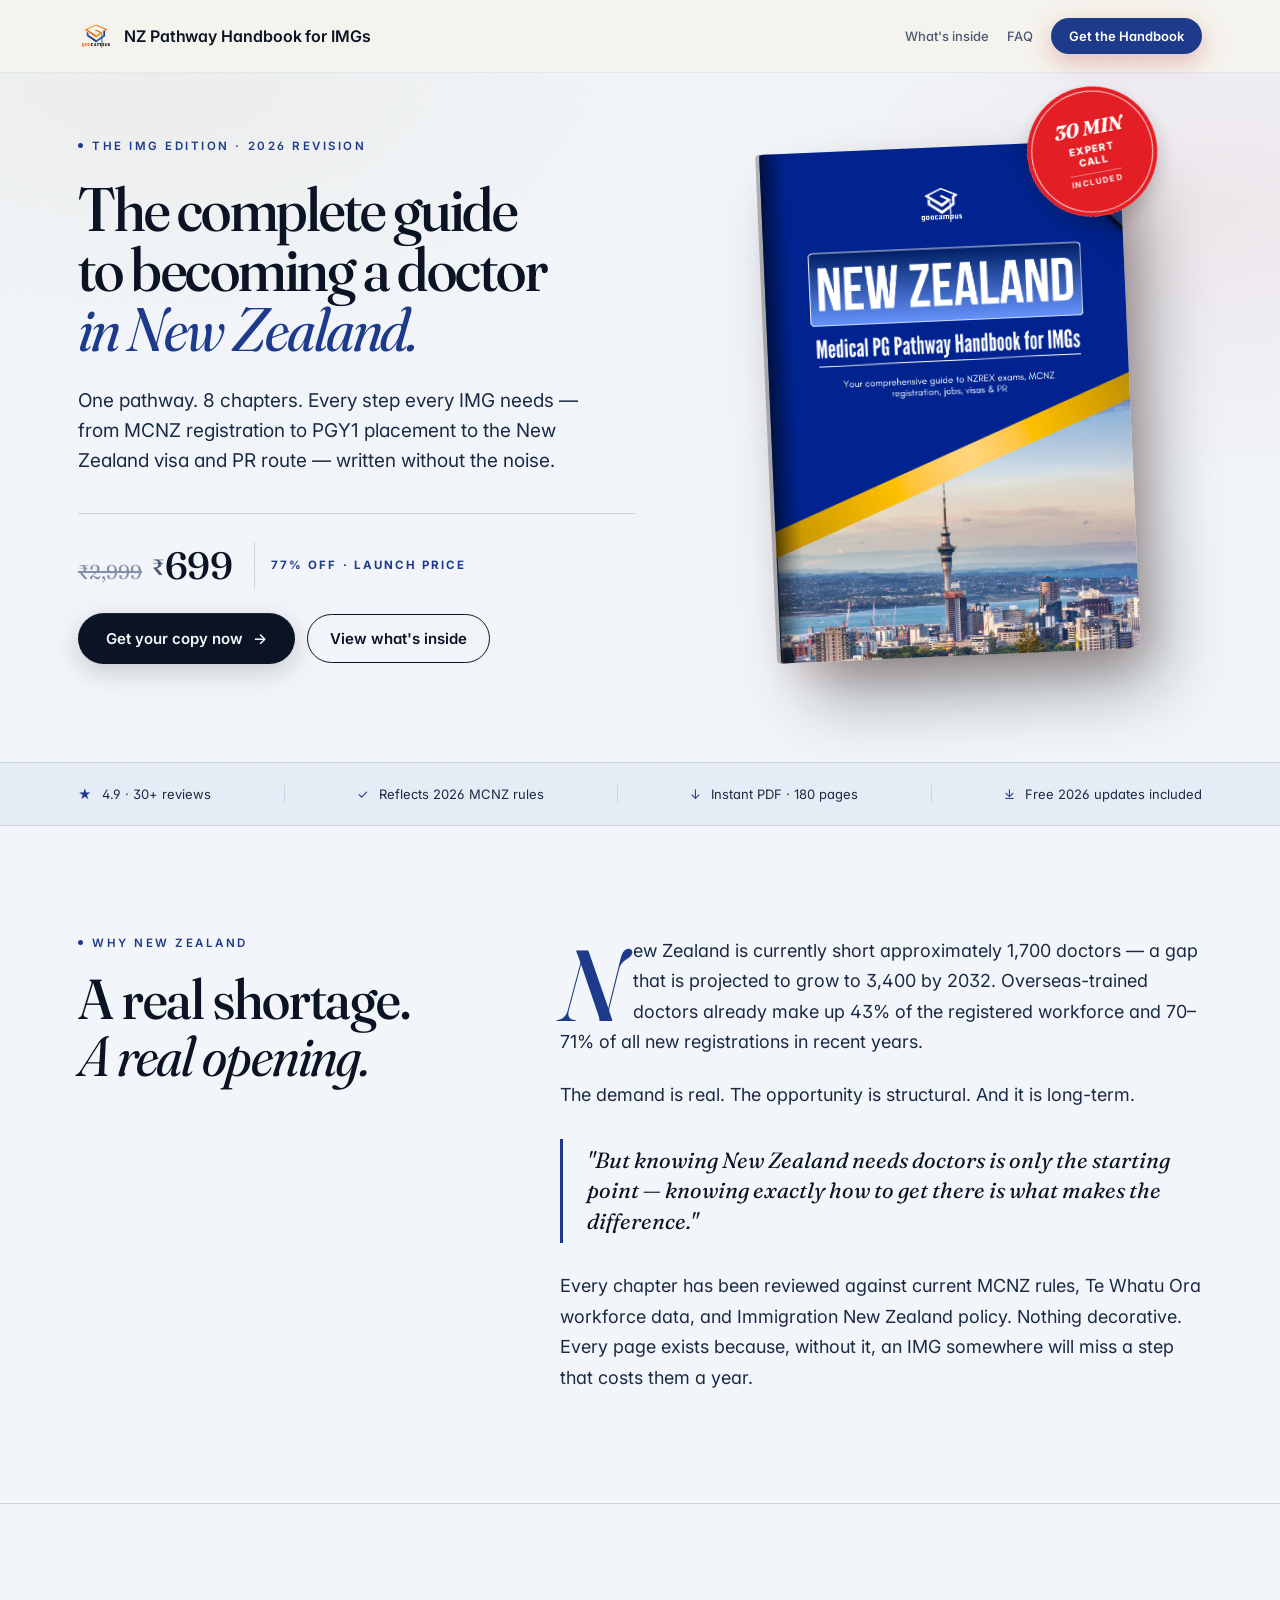
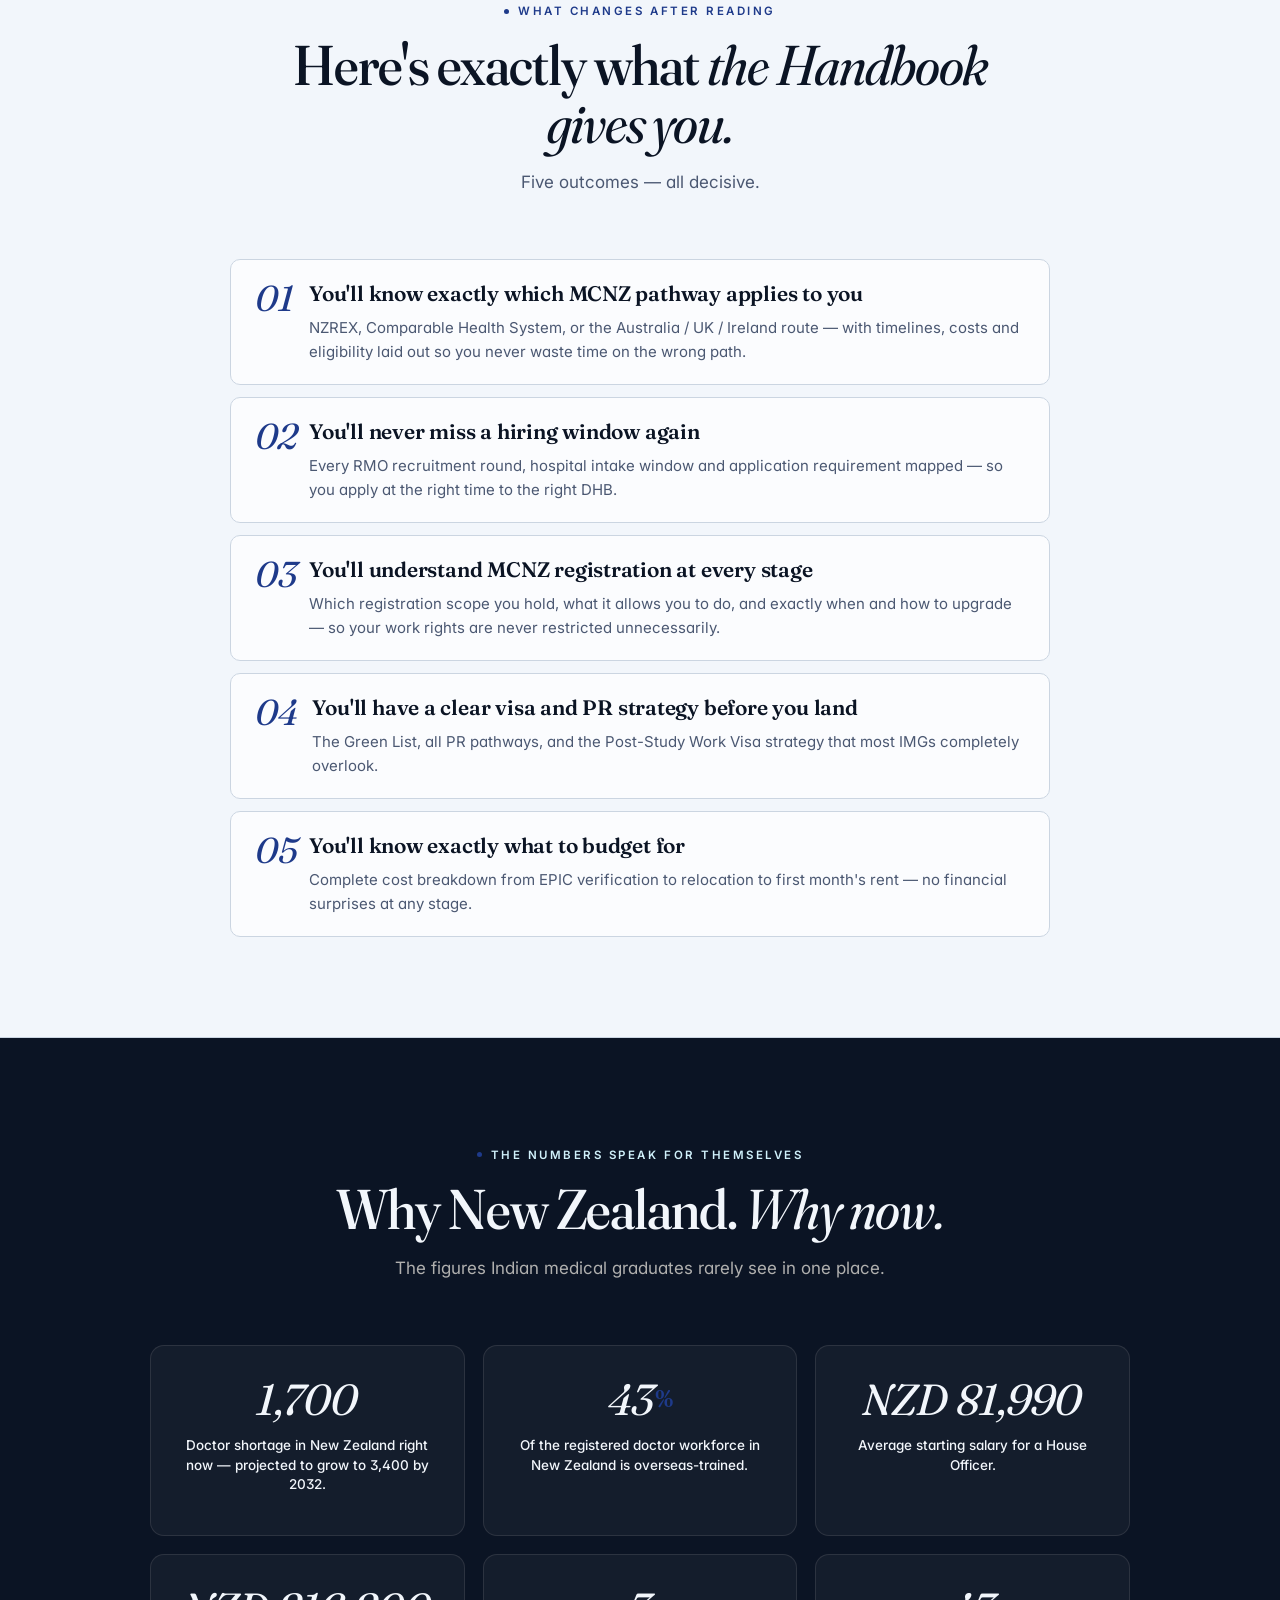
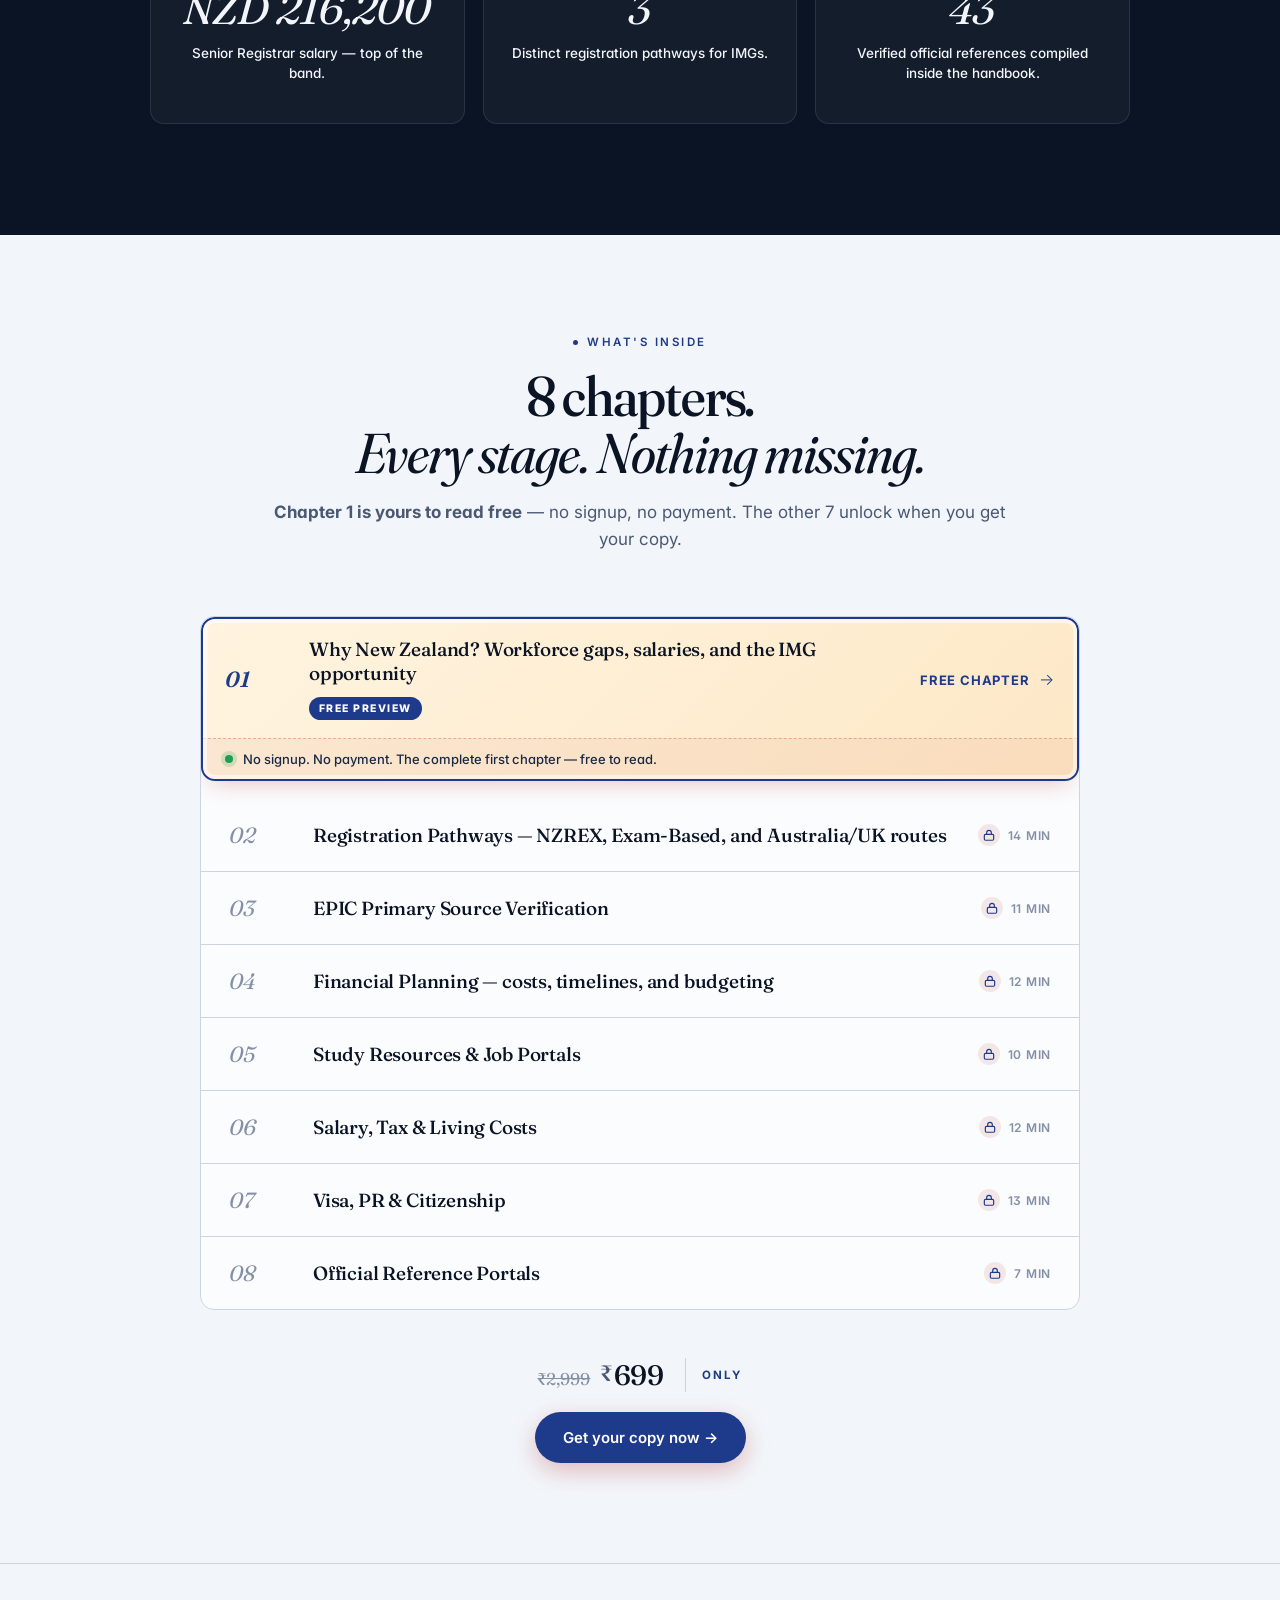
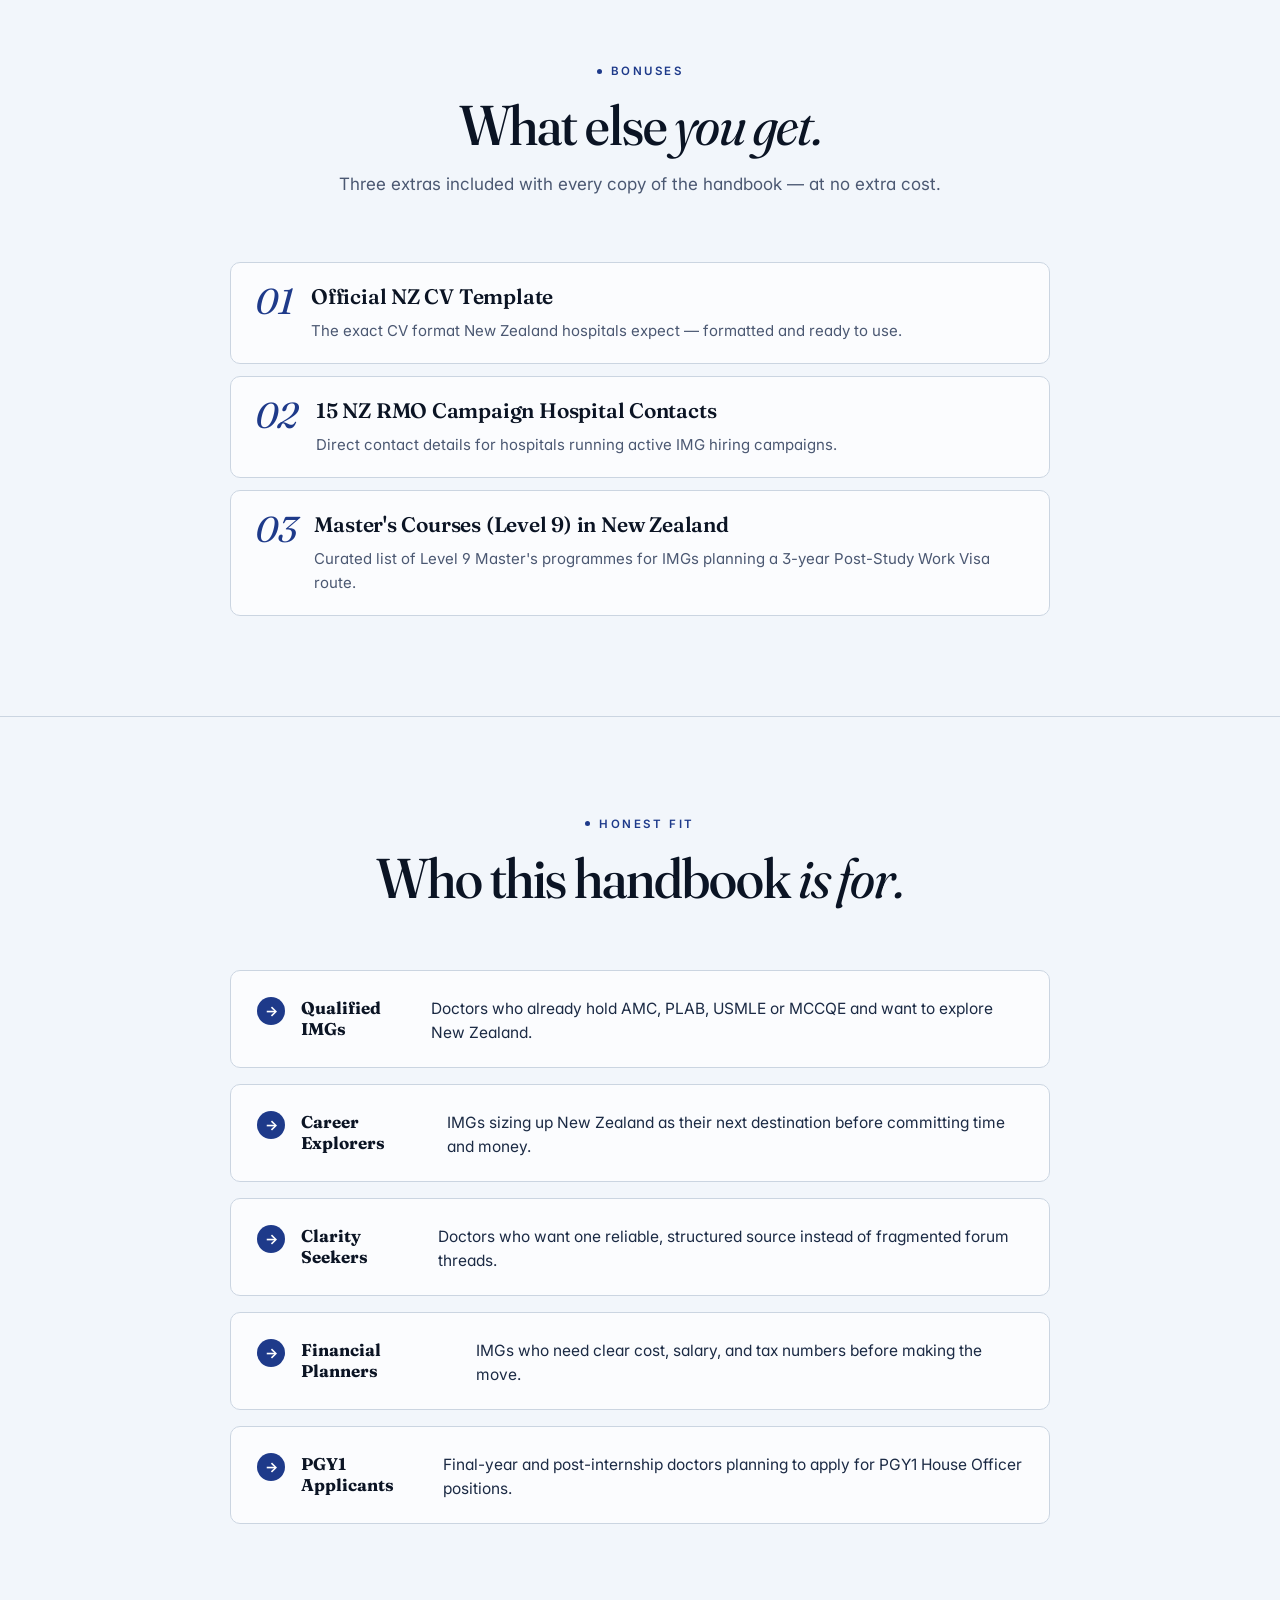
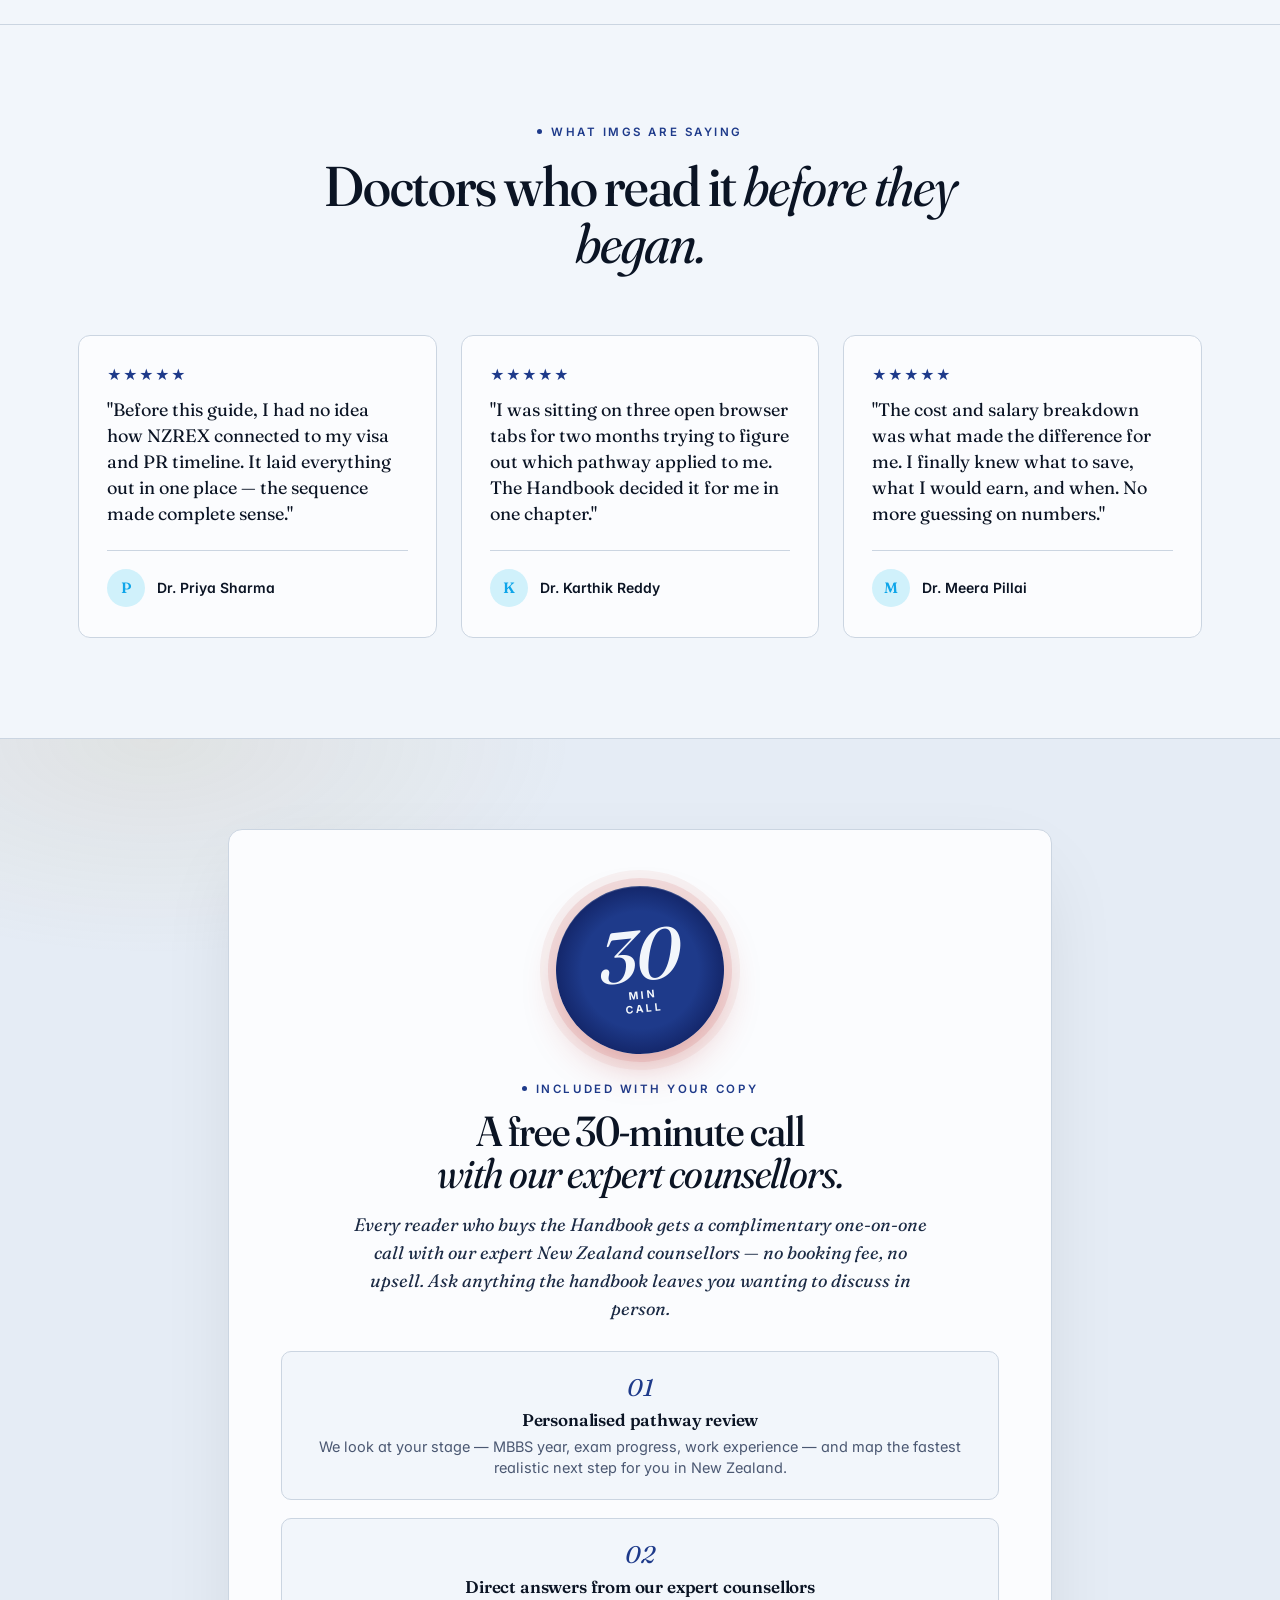
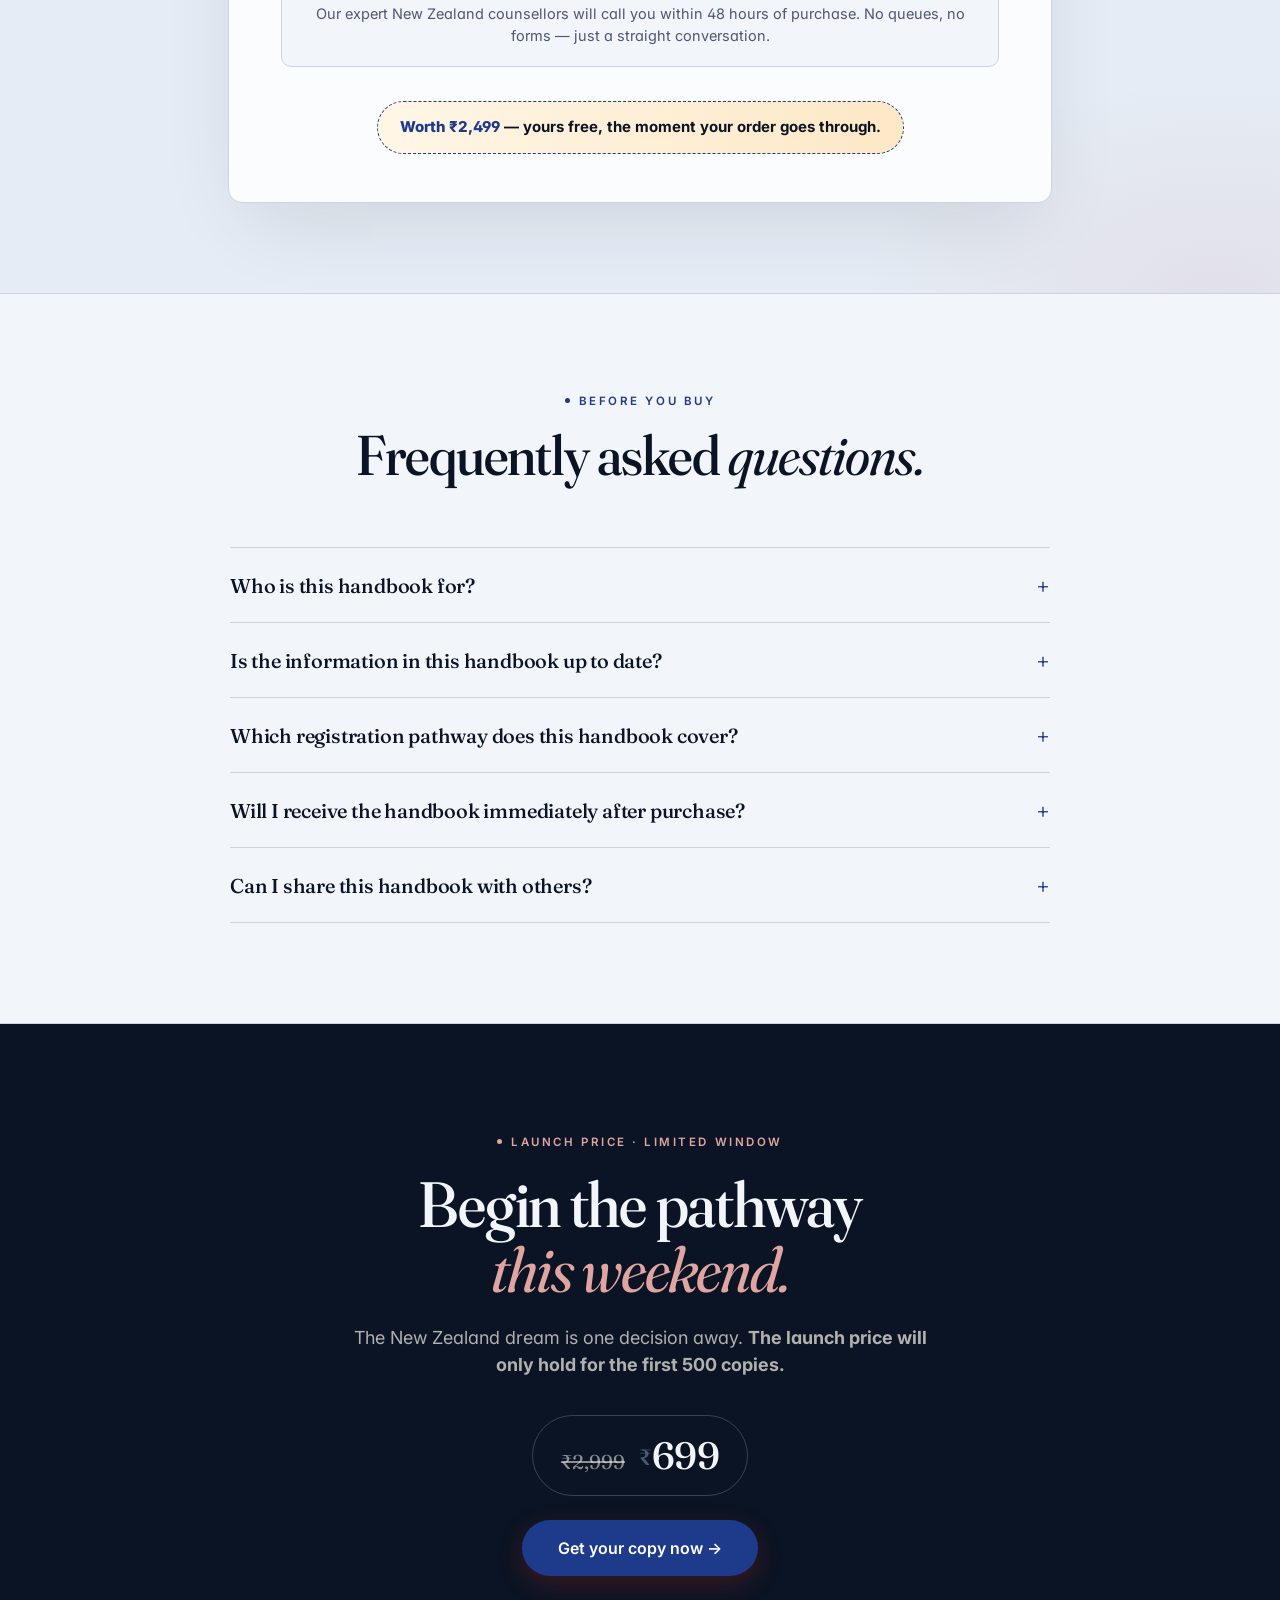
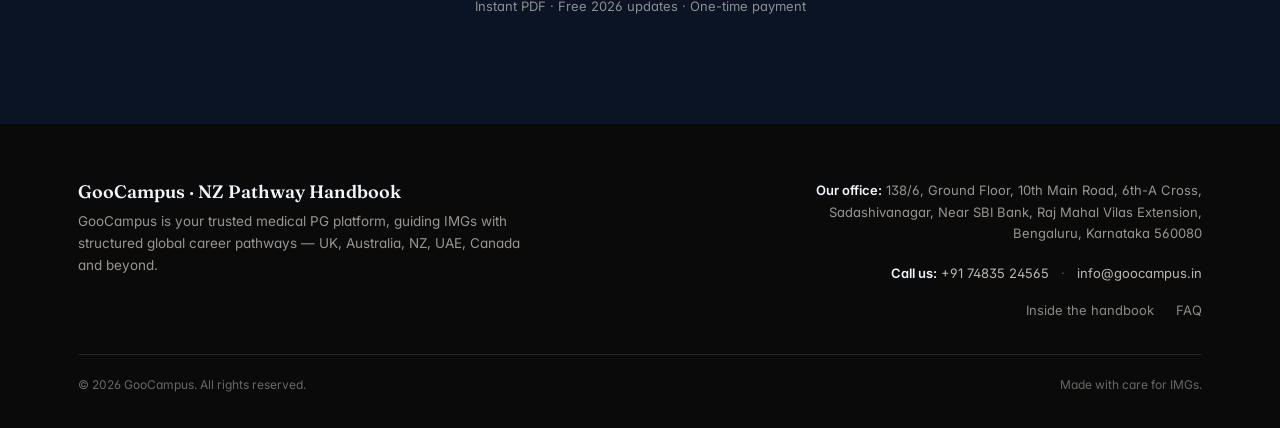
<file: nz-pathway/index.html>
<!DOCTYPE html><html lang="en"> <head><meta charset="UTF-8"><meta name="viewport" content="width=device-width, initial-scale=1"><meta name="description" content="The complete handbook every IMG needs to register, find a job, and build a medical career in New Zealand. MCNZ pathways, salaries, visas — one source. ₹699."><meta property="og:title" content="New Zealand Medical PG Pathway Handbook for IMGs — GooCampus"><meta property="og:description" content="The complete handbook every IMG needs to register, find a job, and build a medical career in New Zealand. MCNZ pathways, salaries, visas — one source. ₹699."><meta property="og:type" content="website"><meta name="theme-color" content="#F7F2EA"><link rel="icon" type="image/svg+xml" href="data:image/svg+xml,%3Csvg xmlns='http://www.w3.org/2000/svg' viewBox='0 0 32 32'%3E%3Ccircle cx='16' cy='16' r='15' fill='%23B5251F'/%3E%3Ctext x='16' y='22' text-anchor='middle' font-family='serif' font-style='italic' font-weight='600' font-size='18' fill='%23F7F2EA'%3EA%3C/text%3E%3C/svg%3E"><link rel="preconnect" href="https://fonts.googleapis.com"><link rel="preconnect" href="https://fonts.gstatic.com" crossorigin><link href="https://fonts.googleapis.com/css2?family=Fraunces:ital,opsz,wght,SOFT,WONK@0,9..144,300..700,0..100,0..1;1,9..144,300..700,0..100,0..1&family=Inter:wght@400;500;600;700&display=swap" rel="stylesheet"><title>New Zealand Medical PG Pathway Handbook for IMGs — GooCampus</title><link rel="stylesheet" href="/nz-pathway/_astro/index.BAMEI_M8.css"></head> <body>   <nav class="nav"> <div class="nav-inner"> <a class="brand" href="#top"> <img class="brand-logo" src="/nz-pathway/goocampus-logo.png" alt="GooCampus"> <span class="brand-text">NZ Pathway Handbook for IMGs</span> </a> <div class="nav-meta"> <a class="meta-link" href="#inside">What's inside</a> <a class="meta-link" href="#faq">FAQ</a> <a class="btn btn-red nav-cta" href="https://rzp.io/rzp/NZhandbook" target="_blank" rel="noopener">Get the Handbook</a> </div> </div> </nav>  <header class="hero" id="top"> <div class="wrap hero-grid"> <div class="hero-left"> <span class="eyebrow"><span class="dot"></span>The IMG Edition · 2026 Revision</span> <h1 class="h-display">
The complete guide<br>
to becoming a doctor<br> <em>in New Zealand.</em> </h1> <p class="lede">
One pathway. 8 chapters. Every step every IMG needs — from MCNZ registration to PGY1 placement to the New Zealand visa and PR route — written without the noise.
</p> <div class="hero-meta"> <div class="price-block"> <span class="price-old">₹2,999</span> <span class="price-now"><span class="rs">₹</span>699</span> </div> <span class="price-tag">77% OFF · Launch price</span> </div> <div class="hero-cta-row"> <a class="btn btn-primary" href="https://rzp.io/rzp/NZhandbook" target="_blank" rel="noopener">
Get your copy now
<span class="arr">→</span> </a> <a class="btn btn-ghost" href="#inside">View what's inside</a> </div> </div> <div class="book-stage"> <div class="book book-with-cover"> <img class="book-cover-img" src="/nz-pathway/book-cover.png" alt="New Zealand Medical PG Pathway Handbook for IMGs"> <div class="book-stamp book-stamp-call"> <span class="bs-num">30 MIN</span> <span class="bs-label">EXPERT<br>CALL</span> <span class="bs-sub">INCLUDED</span> </div> </div> </div> </div> </header>  <section class="strip"> <div class="wrap strip-inner"> <div class="strip-item"><span class="ico">★</span> 4.9 · 30+ reviews</div> <div class="strip-rule"></div> <div class="strip-item"><span class="ico">✓</span> Reflects 2026 MCNZ rules</div> <div class="strip-rule"></div> <div class="strip-item"><span class="ico">↓</span> Instant PDF · 180 pages</div> <div class="strip-rule"></div> <div class="strip-item"><span class="ico">⤓</span> Free 2026 updates included</div> </div> </section>  <section class="intro"> <div class="wrap intro-grid"> <div class="left"> <span class="eyebrow"><span class="dot"></span>Why New Zealand</span> <h2 class="h-section">A real shortage.<br><em>A real opening.</em></h2> </div> <div class="right"> <p class="body-l dropcap">
New Zealand is currently short approximately 1,700 doctors — a gap that is projected to grow to 3,400 by 2032. Overseas-trained doctors already make up 43% of the registered workforce and 70–71% of all new registrations in recent years.
</p> <p>
The demand is real. The opportunity is structural. And it is long-term.
</p> <div class="pull-quote">
"But knowing New Zealand needs doctors is only the starting point — knowing exactly how to get there is what makes the difference."
</div> <p>
Every chapter has been reviewed against current MCNZ rules, Te Whatu Ora workforce data, and Immigration New Zealand policy. Nothing decorative. Every page exists because, without it, an IMG somewhere will miss a step that costs them a year.
</p> </div> </div> </section>  <section class="section"> <div class="wrap"> <div class="section-head"> <span class="eyebrow"><span class="dot"></span>What changes after reading</span> <h2 class="h-section">Here's exactly what <em>the Handbook gives you.</em></h2> <p>Five outcomes — all decisive.</p> </div> <div class="cards-2"> <div class="know-card"> <div class="know-num">01</div> <div> <h4>You'll know exactly which MCNZ pathway applies to you</h4> <p>NZREX, Comparable Health System, or the Australia / UK / Ireland route — with timelines, costs and eligibility laid out so you never waste time on the wrong path.</p> </div> </div> <div class="know-card"> <div class="know-num">02</div> <div> <h4>You'll never miss a hiring window again</h4> <p>Every RMO recruitment round, hospital intake window and application requirement mapped — so you apply at the right time to the right DHB.</p> </div> </div> <div class="know-card"> <div class="know-num">03</div> <div> <h4>You'll understand MCNZ registration at every stage</h4> <p>Which registration scope you hold, what it allows you to do, and exactly when and how to upgrade — so your work rights are never restricted unnecessarily.</p> </div> </div> <div class="know-card"> <div class="know-num">04</div> <div> <h4>You'll have a clear visa and PR strategy before you land</h4> <p>The Green List, all PR pathways, and the Post-Study Work Visa strategy that most IMGs completely overlook.</p> </div> </div> <div class="know-card"> <div class="know-num">05</div> <div> <h4>You'll know exactly what to budget for</h4> <p>Complete cost breakdown from EPIC verification to relocation to first month's rent — no financial surprises at any stage.</p> </div> </div> </div> </div> </section>  <section class="stats-block"> <div class="wrap"> <div class="section-head"> <span class="eyebrow"><span class="dot"></span>The numbers speak for themselves</span> <h2 class="h-section">Why New Zealand. <em>Why now.</em></h2> <p>The figures Indian medical graduates rarely see in one place.</p> </div> <div class="stats-grid"> <div class="stat"> <div class="num">1,700<em></em></div> <div class="label">Doctor shortage in New Zealand right now — projected to grow to 3,400 by 2032.</div> </div><div class="stat"> <div class="num">43<em>%</em></div> <div class="label">Of the registered doctor workforce in New Zealand is overseas-trained.</div> </div><div class="stat"> <div class="num">NZD 81,990<em></em></div> <div class="label">Average starting salary for a House Officer.</div> </div><div class="stat"> <div class="num">NZD 216,200<em></em></div> <div class="label">Senior Registrar salary — top of the band.</div> </div><div class="stat"> <div class="num">3<em></em></div> <div class="label">Distinct registration pathways for IMGs.</div> </div><div class="stat"> <div class="num">43<em></em></div> <div class="label">Verified official references compiled inside the handbook.</div> </div> </div> </div> </section>  <section class="section" id="inside"> <div class="wrap"> <div class="section-head"> <span class="eyebrow"><span class="dot"></span>What's inside</span> <h2 class="h-section">8 chapters.<br><em>Every stage. Nothing missing.</em></h2> <p><strong>Chapter 1 is yours to read free</strong> — no signup, no payment. The other 7 unlock when you get your copy.</p> </div> <div class="toc"> <div class="toc-item toc-item-free"> <button class="toc-row toc-row-btn toc-row-free" type="button" data-reader-open> <div class="toc-num">01</div> <div class="toc-title"> Why New Zealand? Workforce gaps, salaries, and the IMG opportunity <span class="free-pill">FREE PREVIEW</span> </div> <div class="toc-meta is-new toc-meta-free">
Free chapter <span class="toc-caret">→</span> </div> </button> <div class="toc-free-banner"> <span class="toc-free-dot"></span>
No signup. No payment. The complete first chapter — free to read.
</div> </div> <div class="toc-item is-locked"> <div class="toc-row"> <div class="toc-num">02</div> <div class="toc-title">Registration Pathways — NZREX, Exam-Based, and Australia/UK routes</div> <div class="toc-meta"> <span class="toc-lock" aria-label="Locked" title="Locked"> <svg viewBox="0 0 24 24" width="14" height="14" fill="none" stroke="currentColor" stroke-width="2" stroke-linecap="round" stroke-linejoin="round" aria-hidden="true"> <rect x="4" y="11" width="16" height="10" rx="2"></rect> <path d="M8 11V8a4 4 0 0 1 8 0v3"></path> </svg> </span> <span class="toc-meta-text">14 min</span> </div> </div> </div><div class="toc-item is-locked"> <div class="toc-row"> <div class="toc-num">03</div> <div class="toc-title">EPIC Primary Source Verification</div> <div class="toc-meta"> <span class="toc-lock" aria-label="Locked" title="Locked"> <svg viewBox="0 0 24 24" width="14" height="14" fill="none" stroke="currentColor" stroke-width="2" stroke-linecap="round" stroke-linejoin="round" aria-hidden="true"> <rect x="4" y="11" width="16" height="10" rx="2"></rect> <path d="M8 11V8a4 4 0 0 1 8 0v3"></path> </svg> </span> <span class="toc-meta-text">11 min</span> </div> </div> </div><div class="toc-item is-locked"> <div class="toc-row"> <div class="toc-num">04</div> <div class="toc-title">Financial Planning — costs, timelines, and budgeting</div> <div class="toc-meta"> <span class="toc-lock" aria-label="Locked" title="Locked"> <svg viewBox="0 0 24 24" width="14" height="14" fill="none" stroke="currentColor" stroke-width="2" stroke-linecap="round" stroke-linejoin="round" aria-hidden="true"> <rect x="4" y="11" width="16" height="10" rx="2"></rect> <path d="M8 11V8a4 4 0 0 1 8 0v3"></path> </svg> </span> <span class="toc-meta-text">12 min</span> </div> </div> </div><div class="toc-item is-locked"> <div class="toc-row"> <div class="toc-num">05</div> <div class="toc-title">Study Resources &amp; Job Portals</div> <div class="toc-meta"> <span class="toc-lock" aria-label="Locked" title="Locked"> <svg viewBox="0 0 24 24" width="14" height="14" fill="none" stroke="currentColor" stroke-width="2" stroke-linecap="round" stroke-linejoin="round" aria-hidden="true"> <rect x="4" y="11" width="16" height="10" rx="2"></rect> <path d="M8 11V8a4 4 0 0 1 8 0v3"></path> </svg> </span> <span class="toc-meta-text">10 min</span> </div> </div> </div><div class="toc-item is-locked"> <div class="toc-row"> <div class="toc-num">06</div> <div class="toc-title">Salary, Tax &amp; Living Costs</div> <div class="toc-meta"> <span class="toc-lock" aria-label="Locked" title="Locked"> <svg viewBox="0 0 24 24" width="14" height="14" fill="none" stroke="currentColor" stroke-width="2" stroke-linecap="round" stroke-linejoin="round" aria-hidden="true"> <rect x="4" y="11" width="16" height="10" rx="2"></rect> <path d="M8 11V8a4 4 0 0 1 8 0v3"></path> </svg> </span> <span class="toc-meta-text">12 min</span> </div> </div> </div><div class="toc-item is-locked"> <div class="toc-row"> <div class="toc-num">07</div> <div class="toc-title">Visa, PR &amp; Citizenship</div> <div class="toc-meta"> <span class="toc-lock" aria-label="Locked" title="Locked"> <svg viewBox="0 0 24 24" width="14" height="14" fill="none" stroke="currentColor" stroke-width="2" stroke-linecap="round" stroke-linejoin="round" aria-hidden="true"> <rect x="4" y="11" width="16" height="10" rx="2"></rect> <path d="M8 11V8a4 4 0 0 1 8 0v3"></path> </svg> </span> <span class="toc-meta-text">13 min</span> </div> </div> </div><div class="toc-item is-locked"> <div class="toc-row"> <div class="toc-num">08</div> <div class="toc-title">Official Reference Portals</div> <div class="toc-meta"> <span class="toc-lock" aria-label="Locked" title="Locked"> <svg viewBox="0 0 24 24" width="14" height="14" fill="none" stroke="currentColor" stroke-width="2" stroke-linecap="round" stroke-linejoin="round" aria-hidden="true"> <rect x="4" y="11" width="16" height="10" rx="2"></rect> <path d="M8 11V8a4 4 0 0 1 8 0v3"></path> </svg> </span> <span class="toc-meta-text">7 min</span> </div> </div> </div> </div> <div class="chapters-cta"> <div class="hero-meta" style="display:inline-flex; border-top:none; padding-top:0; margin-bottom:20px;"> <div class="price-block"> <span class="price-old">₹2,999</span> <span class="price-now"><span class="rs">₹</span>699</span> </div> <span class="price-tag">only</span> </div> <div> <a class="btn btn-red" href="https://rzp.io/rzp/NZhandbook" target="_blank" rel="noopener">Get your copy now →</a> </div> </div> </div> </section>  <section class="section"> <div class="wrap"> <div class="section-head"> <span class="eyebrow"><span class="dot"></span>Bonuses</span> <h2 class="h-section">What else <em>you get.</em></h2> <p>Three extras included with every copy of the handbook — at no extra cost.</p> </div> <div class="cards-2"> <div class="know-card"> <div class="know-num">01</div> <div> <h4>Official NZ CV Template</h4> <p>The exact CV format New Zealand hospitals expect — formatted and ready to use.</p> </div> </div><div class="know-card"> <div class="know-num">02</div> <div> <h4>15 NZ RMO Campaign Hospital Contacts</h4> <p>Direct contact details for hospitals running active IMG hiring campaigns.</p> </div> </div><div class="know-card"> <div class="know-num">03</div> <div> <h4>Master&#39;s Courses (Level 9) in New Zealand</h4> <p>Curated list of Level 9 Master&#39;s programmes for IMGs planning a 3-year Post-Study Work Visa route.</p> </div> </div> </div> </div> </section>  <section class="section"> <div class="wrap"> <div class="section-head"> <span class="eyebrow"><span class="dot"></span>Honest fit</span> <h2 class="h-section">Who this handbook <em>is for.</em></h2> </div> <div class="foryou-grid"> <div class="foryou-card"> <span class="foryou-mark">→</span> <h4 style="font-family: var(--serif); font-size: 17px; margin-bottom: 6px;">Qualified IMGs</h4> <p>Doctors who already hold AMC, PLAB, USMLE or MCCQE and want to explore New Zealand.</p> </div><div class="foryou-card"> <span class="foryou-mark">→</span> <h4 style="font-family: var(--serif); font-size: 17px; margin-bottom: 6px;">Career Explorers</h4> <p>IMGs sizing up New Zealand as their next destination before committing time and money.</p> </div><div class="foryou-card"> <span class="foryou-mark">→</span> <h4 style="font-family: var(--serif); font-size: 17px; margin-bottom: 6px;">Clarity Seekers</h4> <p>Doctors who want one reliable, structured source instead of fragmented forum threads.</p> </div><div class="foryou-card"> <span class="foryou-mark">→</span> <h4 style="font-family: var(--serif); font-size: 17px; margin-bottom: 6px;">Financial Planners</h4> <p>IMGs who need clear cost, salary, and tax numbers before making the move.</p> </div><div class="foryou-card"> <span class="foryou-mark">→</span> <h4 style="font-family: var(--serif); font-size: 17px; margin-bottom: 6px;">PGY1 Applicants</h4> <p>Final-year and post-internship doctors planning to apply for PGY1 House Officer positions.</p> </div> </div> </div> </section>  <section class="section"> <div class="wrap"> <div class="section-head"> <span class="eyebrow"><span class="dot"></span>What IMGs are saying</span> <h2 class="h-section">Doctors who read it <em>before they began.</em></h2> </div> <div class="testi-grid"> <div class="testi-card"> <div class="testi-stars">★★★★★</div> <div class="testi-quote">"Before this guide, I had no idea how NZREX connected to my visa and PR timeline. It laid everything out in one place — the sequence made complete sense."</div> <div class="testi-author"> <div class="testi-ava">P</div> <div> <div class="testi-name">Dr. Priya Sharma</div> </div> </div> </div><div class="testi-card"> <div class="testi-stars">★★★★★</div> <div class="testi-quote">"I was sitting on three open browser tabs for two months trying to figure out which pathway applied to me. The Handbook decided it for me in one chapter."</div> <div class="testi-author"> <div class="testi-ava">K</div> <div> <div class="testi-name">Dr. Karthik Reddy</div> </div> </div> </div><div class="testi-card"> <div class="testi-stars">★★★★★</div> <div class="testi-quote">"The cost and salary breakdown was what made the difference for me. I finally knew what to save, what I would earn, and when. No more guessing on numbers."</div> <div class="testi-author"> <div class="testi-ava">M</div> <div> <div class="testi-name">Dr. Meera Pillai</div> </div> </div> </div> </div> </div> </section>  <section class="guarantee"> <div class="wrap-narrow"> <div class="guarantee-card"> <div class="guarantee-seal"> <div class="guarantee-seal-inner"> <div class="guarantee-seal-num">30</div> <div class="guarantee-seal-label">MIN<br>CALL</div> </div> </div> <div class="guarantee-body"> <span class="eyebrow"><span class="dot"></span>Included with your copy</span> <h2 class="h-section">A free 30-minute call<br><em>with our expert counsellors.</em></h2> <p class="guarantee-lede">
Every reader who buys the Handbook gets a complimentary one-on-one call with our expert New Zealand counsellors — no booking fee, no upsell. Ask anything the handbook leaves you wanting to discuss in person.
</p> <div class="guarantee-options"> <div class="guarantee-option"> <div class="guarantee-option-mark">01</div> <div> <h4>Personalised pathway review</h4> <p>We look at your stage — MBBS year, exam progress, work experience — and map the fastest realistic next step for you in New Zealand.</p> </div> </div> <div class="guarantee-option"> <div class="guarantee-option-mark">02</div> <div> <h4>Direct answers from our expert counsellors</h4> <p>Our expert New Zealand counsellors will call you within 48 hours of purchase. No queues, no forms — just a straight conversation.</p> </div> </div> </div> <p class="guarantee-foot"> <em>Worth ₹2,499</em> — yours free, the moment your order goes through.
</p> </div> </div> </div> </section>  <section class="section" id="faq"> <div class="wrap-narrow"> <div class="section-head"> <span class="eyebrow"><span class="dot"></span>Before you buy</span> <h2 class="h-section">Frequently asked <em>questions.</em></h2> </div> <div class="faq-list"> <div class="faq-item"> <button class="faq-q" type="button"> Who is this handbook for? <span class="plus">+</span> </button> <div class="faq-a"><p>Indian Medical Graduates and final-year MBBS students who are seriously considering New Zealand as their destination. The handbook assumes zero prior knowledge of NZ-specific systems and builds from the ground up.</p></div> </div><div class="faq-item"> <button class="faq-q" type="button"> Is the information in this handbook up to date? <span class="plus">+</span> </button> <div class="faq-a"><p>Yes. Every chapter has been reviewed against the latest 2026 Medical Council of New Zealand (MCNZ) regulations, immigration rules, and salary data published by DHB / Te Whatu Ora.</p></div> </div><div class="faq-item"> <button class="faq-q" type="button"> Which registration pathway does this handbook cover? <span class="plus">+</span> </button> <div class="faq-a"><p>All three: NZREX (exam-based), Comparable Health System (CHS), and the Australia / UK / Ireland competent authority pathway. We help you identify which one fits your background best.</p></div> </div><div class="faq-item"> <button class="faq-q" type="button"> Will I receive the handbook immediately after purchase? <span class="plus">+</span> </button> <div class="faq-a"><p>Yes. The handbook is delivered as a PDF the moment your Razorpay payment goes through. You also get an email confirmation with the download link and a WhatsApp message.</p></div> </div><div class="faq-item"> <button class="faq-q" type="button"> Can I share this handbook with others? <span class="plus">+</span> </button> <div class="faq-a"><p>The handbook is licensed for personal use only. Sharing or redistributing copies is not permitted. Each buyer also gets a complimentary 30-minute call with our expert NZ counsellors — that benefit is non-transferable.</p></div> </div> </div> </div> </section>  <section class="final" id="buy"> <div class="wrap-narrow"> <span class="eyebrow" style="color:#E0A5A0; display:block; margin-bottom:22px;"><span class="dot" style="background:#E0A5A0;"></span>Launch price · Limited window</span> <h2 class="h-section">Begin the pathway<br><em>this weekend.</em></h2> <p>The New Zealand dream is one decision away. <strong>The launch price will only hold for the first 500 copies.</strong></p> <div class="final-price"> <span class="price-old">₹2,999</span> <span class="price-now"><span class="rs">₹</span>699</span> </div> <div> <a class="btn btn-red" href="https://rzp.io/rzp/NZhandbook" target="_blank" rel="noopener" style="font-size:16px; padding:18px 36px;">Get your copy now →</a> </div> <div class="final-note">Instant PDF · Free 2026 updates · One-time payment</div> </div> </section>  <footer class="footer"> <div class="wrap"> <div class="footer-grid"> <div> <div class="footer-brand">GooCampus · NZ Pathway Handbook</div> <p>GooCampus is your trusted medical PG platform, guiding IMGs with structured global career pathways — UK, Australia, NZ, UAE, Canada and beyond.</p> </div> <div class="footer-right"> <p class="footer-address"> <strong>Our office:</strong> 138/6, Ground Floor, 10th Main Road, 6th-A Cross, Sadashivanagar, Near SBI Bank, Raj Mahal Vilas Extension, Bengaluru, Karnataka 560080
</p> <p class="footer-contact"> <strong>Call us:</strong> <a href="tel:+917483524565">+91 74835 24565</a> <span class="footer-sep">·</span> <a href="mailto:info@goocampus.in">info@goocampus.in</a> </p> <div class="footer-links"> <a href="#inside">Inside the handbook</a> <a href="#faq">FAQ</a> </div> </div> </div> <div class="footer-bottom"> <div>© 2026 GooCampus. All rights reserved.</div> <div>Made with care for IMGs.</div> </div> </div> </footer>  <div class="success-modal" id="successModal" role="dialog" aria-modal="true" aria-hidden="true"> <div class="success-backdrop" data-close></div> <div class="success-card"> <button class="success-close" type="button" data-close aria-label="Close">×</button> <div class="success-check"> <svg viewBox="0 0 52 52" width="56" height="56" aria-hidden="true"> <circle cx="26" cy="26" r="24" fill="none" stroke="#1f9d55" stroke-width="3"></circle> <path d="M14 27 L23 36 L39 18" fill="none" stroke="#1f9d55" stroke-width="4" stroke-linecap="round" stroke-linejoin="round"></path> </svg> </div> <h3>Payment received — welcome aboard!</h3> <p class="success-lede">
Your copy of the <strong>NZ Pathway Handbook</strong> is on its way. A GooCampus expert counsellor will also call you within 48 hours for your free 30-minute consultation.
</p> <div class="success-channels"> <div class="success-row"> <span class="success-ico">✉</span> <div> <strong>Email confirmation</strong> <p>Sent to the email you used at checkout — includes your handbook PDF download link.</p> </div> </div> <div class="success-row"> <span class="success-ico">✆</span> <div> <strong>WhatsApp confirmation</strong> <p>A message will arrive on the WhatsApp number you used at checkout.</p> </div> </div> </div> <div class="success-spam"> <strong>Don't see it in a few minutes?</strong> Please check your <em>Spam</em> or <em>Promotions</em> folder — confirmation emails sometimes land there. If you still cannot find it, write to <a href="mailto:info@goocampus.in">info@goocampus.in</a> and we will resend it within the hour.
</div> <button class="btn btn-red success-cta" type="button" data-close>Got it — close</button> </div> </div> <script>
    (function () {
      try {
        var params = new URLSearchParams(window.location.search);
        var paid = params.get('payment') === 'success' || params.get('razorpay_payment_id');
        if (!paid) return;
        var modal = document.getElementById('successModal');
        if (!modal) return;
        modal.classList.add('is-open');
        modal.setAttribute('aria-hidden', 'false');
        document.body.style.overflow = 'hidden';
        function close() {
          modal.classList.remove('is-open');
          modal.setAttribute('aria-hidden', 'true');
          document.body.style.overflow = '';
          var url = new URL(window.location.href);
          ['payment','razorpay_payment_id','razorpay_payment_link_id','razorpay_payment_link_reference_id','razorpay_payment_link_status','razorpay_signature'].forEach(k => url.searchParams.delete(k));
          window.history.replaceState({}, '', url.pathname + (url.search ? '?' + url.searchParams.toString() : '') + url.hash);
        }
        modal.querySelectorAll('[data-close]').forEach(function (el) { el.addEventListener('click', close); });
        document.addEventListener('keydown', function (e) { if (e.key === 'Escape') close(); });
      } catch (err) {}
    })();
  </script>  <div class="reader" id="reader" aria-hidden="true" role="dialog" aria-modal="true" aria-labelledby="reader-title"> <div class="reader-overlay" data-reader-close></div> <div class="reader-shell reader-shell-pdf" role="document"> <header class="reader-bar"> <div class="reader-bar-left"> <span class="reader-bar-mark">N</span> <div> <div class="reader-bar-eyebrow">Free Preview · Chapter 01 / 08</div> <div class="reader-bar-title" id="reader-title">Why New Zealand?</div> </div> </div> <div class="reader-bar-right"> <a class="reader-buy" href="https://rzp.io/rzp/NZhandbook" target="_blank" rel="noopener" data-reader-close>Get the full Handbook · ₹699 →</a> <button class="reader-close" type="button" data-reader-close aria-label="Close reader">×</button> </div> </header> <div class="reader-progress"><div class="reader-progress-fill" id="reader-progress-fill"></div></div> <div class="reader-pdf-wrap" id="reader-pdf-wrap" oncontextmenu="return false;" data-pdf-src="/nz-pathway/chapter-1.pdf"> <div class="reader-pdf-pages" id="reader-pdf-pages" aria-label="Chapter 1 — Why New Zealand?"></div> <div class="reader-pdf-loading" id="reader-pdf-loading">Loading chapter…</div> </div> <footer class="reader-pdf-foot"> <div class="reader-pdf-foot-note">Chapters 2 – 8 are locked. Get the full Handbook to unlock.</div> <a class="btn btn-red" href="https://rzp.io/rzp/NZhandbook" target="_blank" rel="noopener" data-reader-close>Get full Handbook — ₹699 →</a> </footer> </div> </div>  <div class="mobile-bar"> <div class="price-block"> <span class="price-old">₹2,999</span> <span class="price-now"><span class="rs">₹</span>699</span> </div> <a class="btn btn-red" href="https://rzp.io/rzp/NZhandbook" target="_blank" rel="noopener">Get the Handbook →</a> </div>  <script type="module" src="/nz-pathway/_astro/Layout.astro_astro_type_script_index_0_lang.D1PgvDCi.js"></script> </body> </html>
</file>
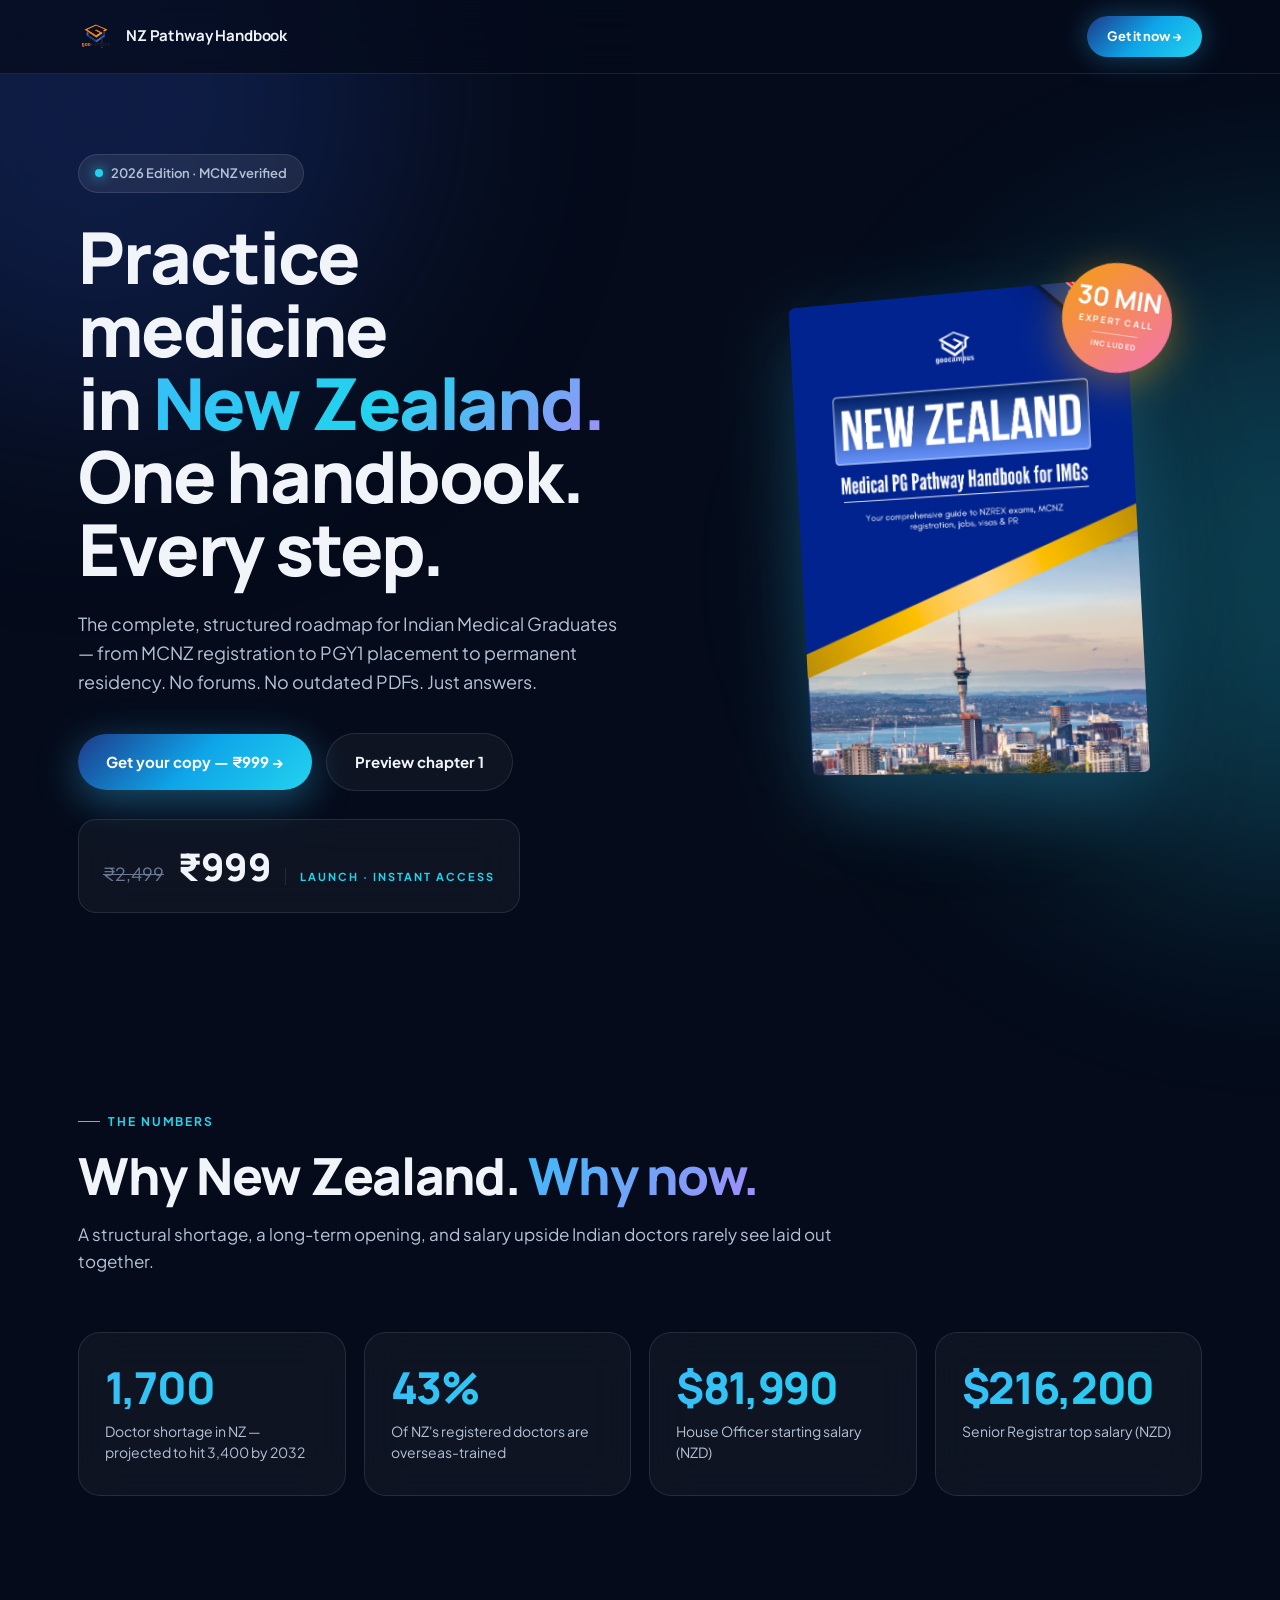
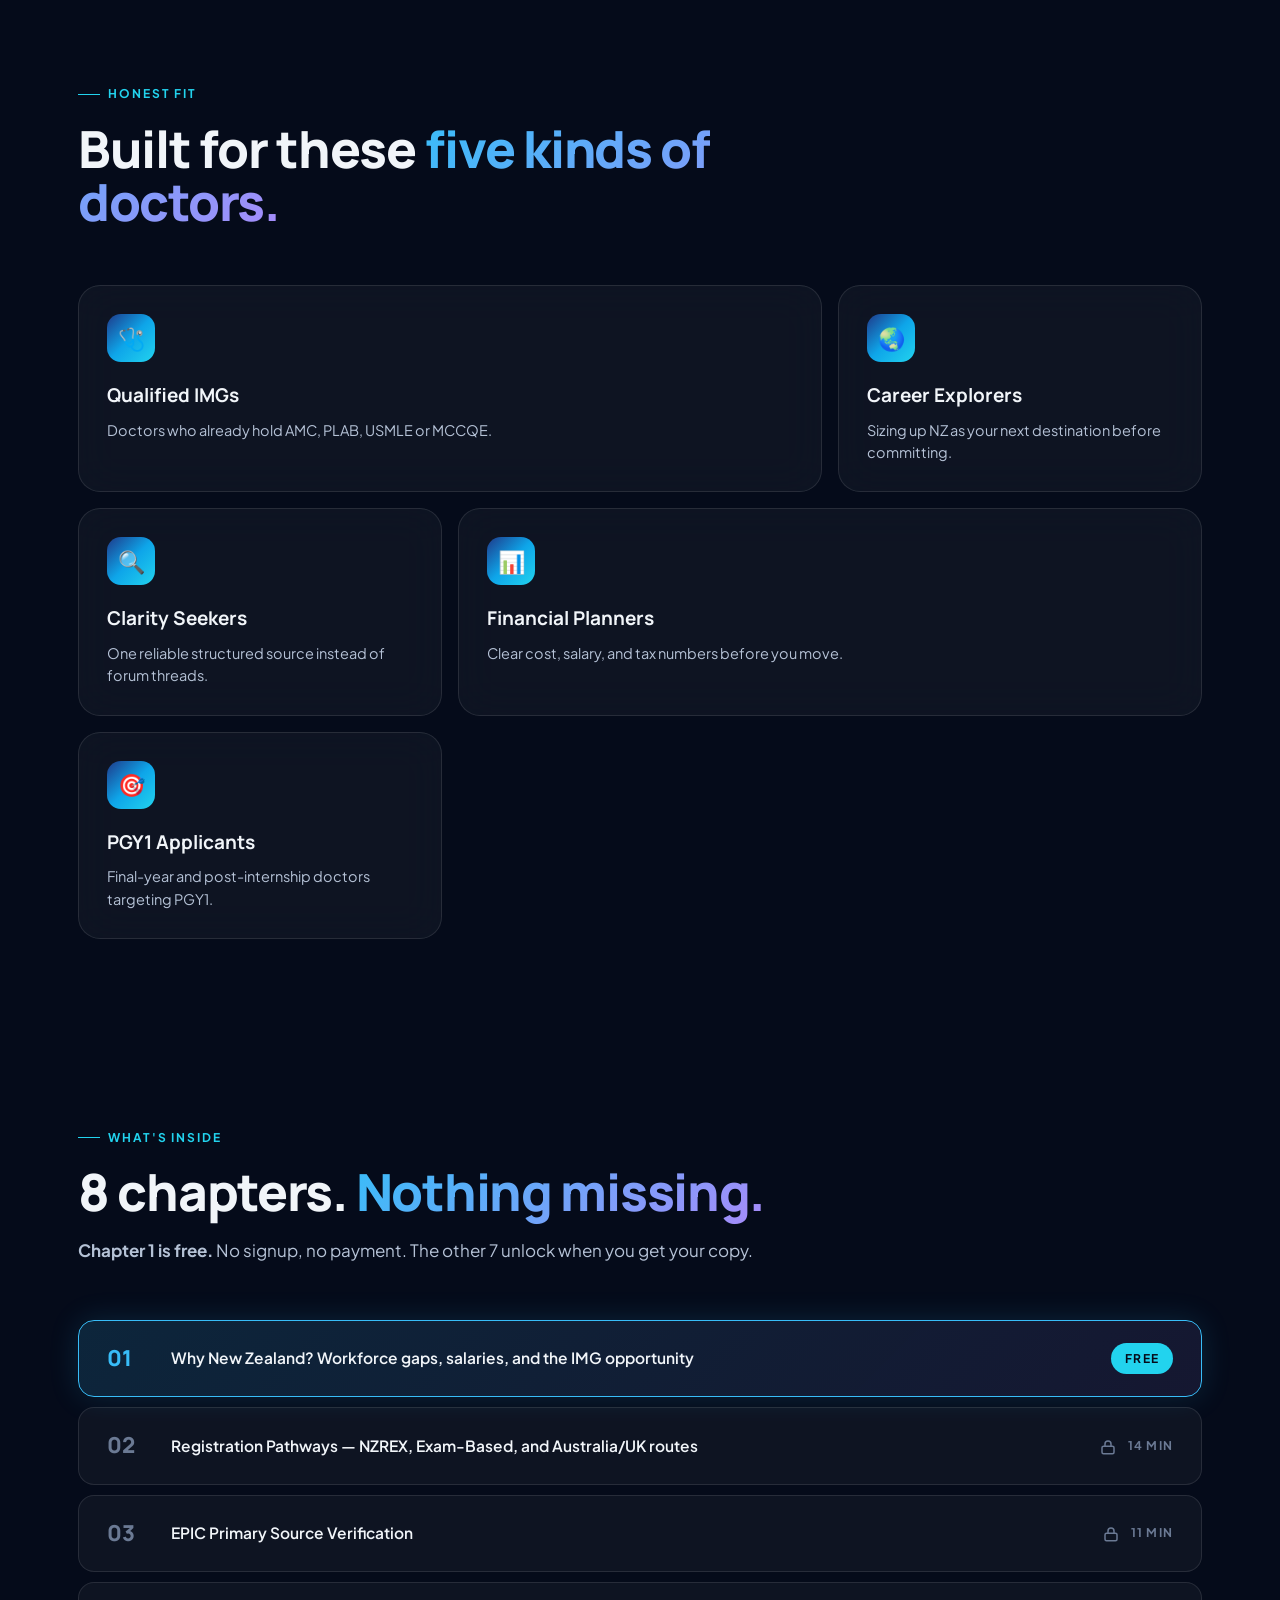
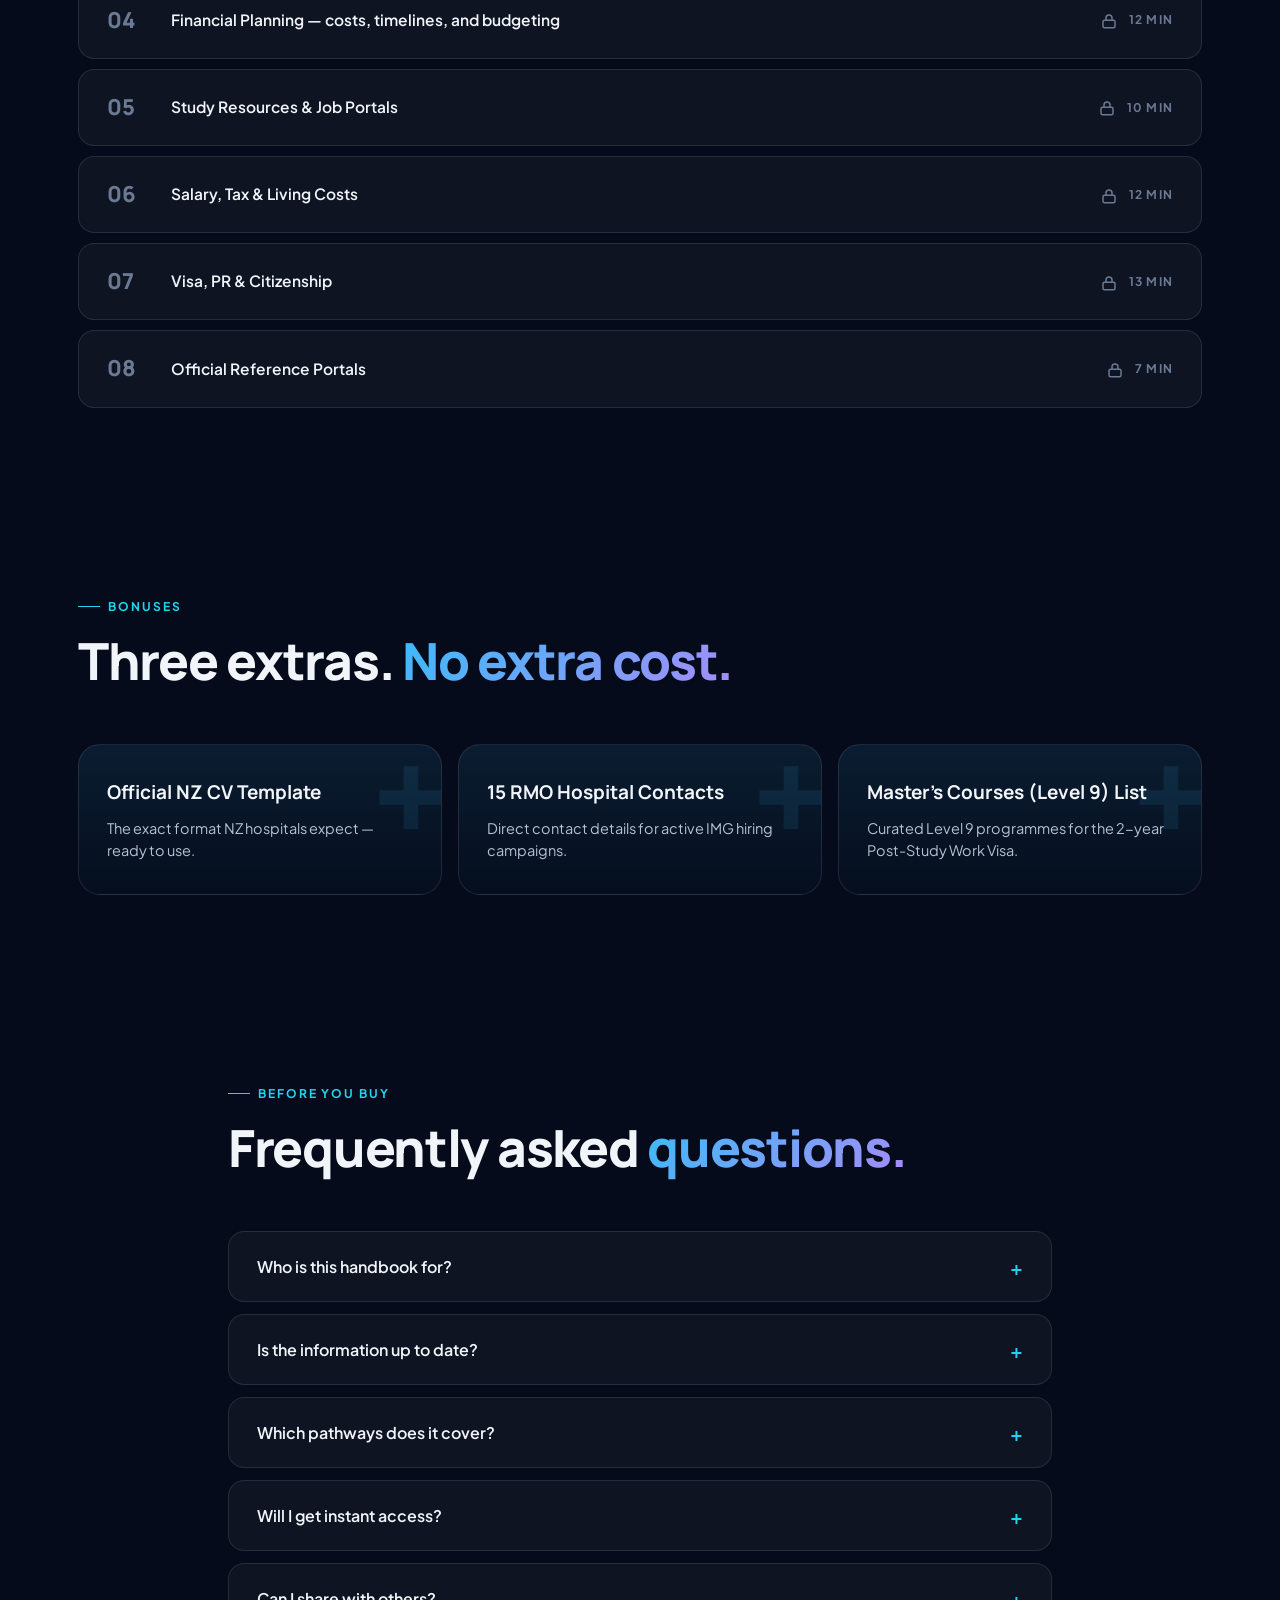
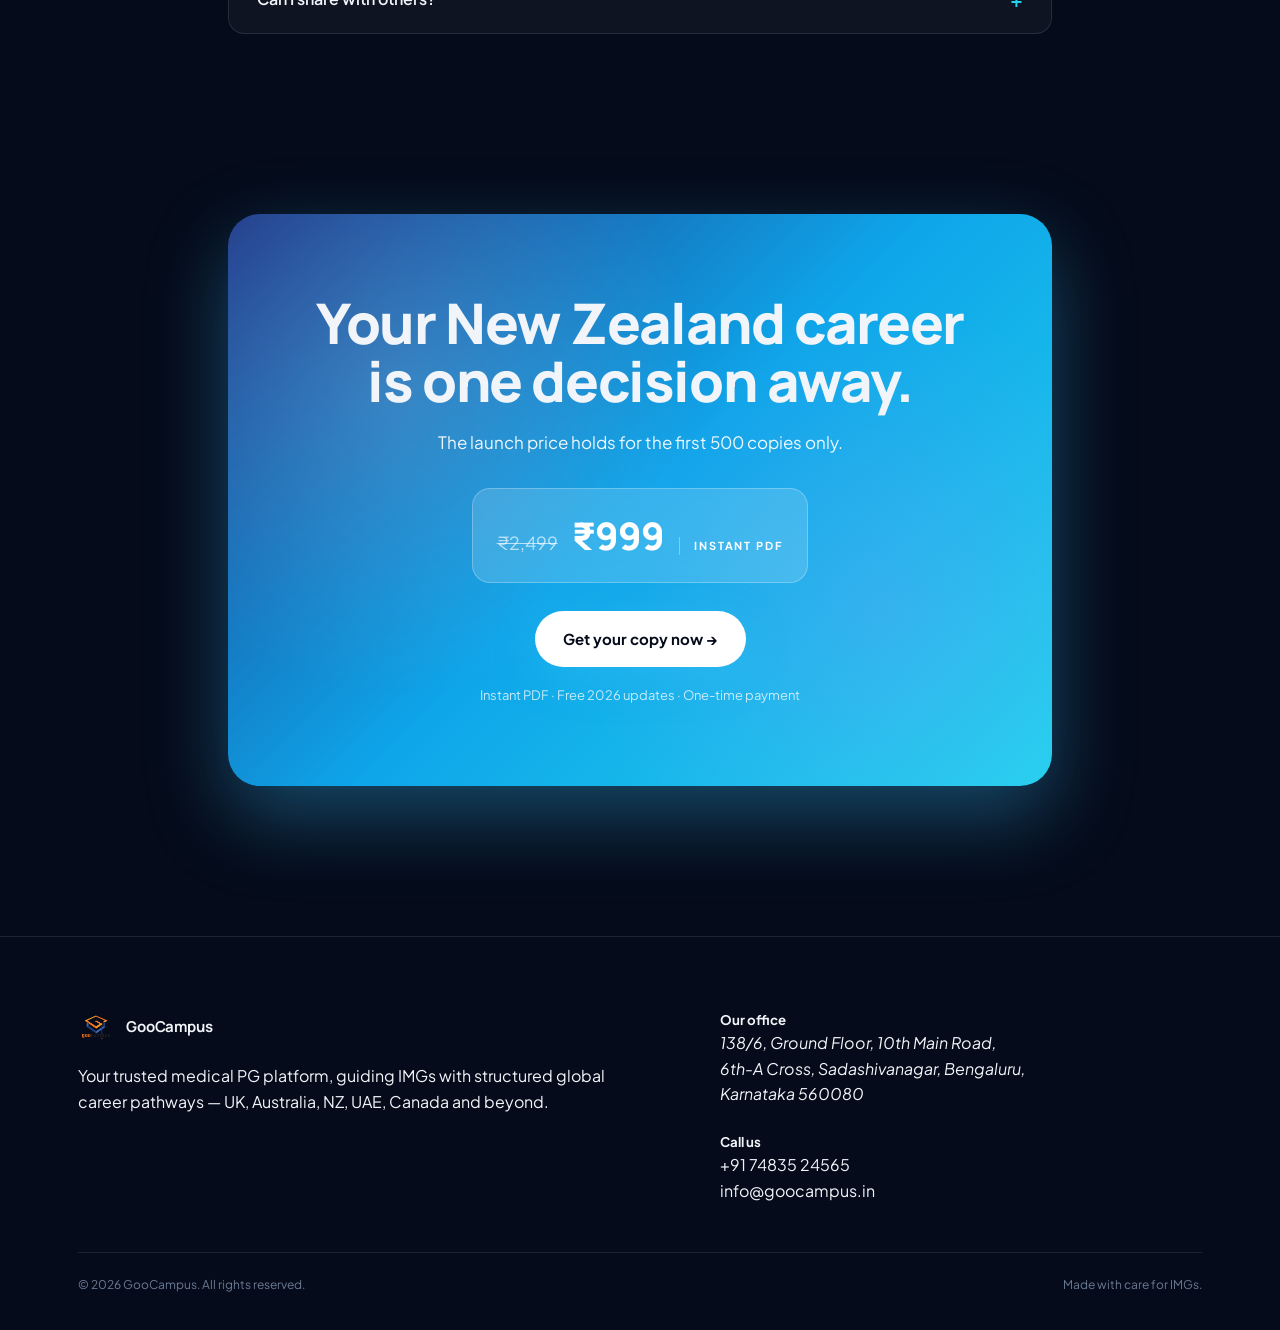
<file: nz-pathway/v2/index.html>
<!DOCTYPE html><html lang="en" data-astro-cid-qjoc5m6c> <head><meta charset="UTF-8"><meta name="viewport" content="width=device-width, initial-scale=1"><title>New Zealand Pathway Handbook v2 — GooCampus</title><link rel="preconnect" href="https://fonts.googleapis.com"><link rel="preconnect" href="https://fonts.gstatic.com" crossorigin><link href="https://fonts.googleapis.com/css2?family=Plus+Jakarta+Sans:wght@400;500;600;700;800&family=Manrope:wght@400;500;700;800&display=swap" rel="stylesheet"><link rel="stylesheet" href="/nz-pathway/_astro/v2.wpwvo5rk.css"></head> <body data-astro-cid-qjoc5m6c> <!-- NAV --> <nav class="nav" data-astro-cid-qjoc5m6c> <div class="nav-inner" data-astro-cid-qjoc5m6c> <a class="brand" href="#top" data-astro-cid-qjoc5m6c> <img src="/nz-pathway/goocampus-logo.png" alt="GooCampus" data-astro-cid-qjoc5m6c> <span data-astro-cid-qjoc5m6c>NZ Pathway Handbook</span> </a> <a class="nav-cta" href="https://rzp.io/rzp/NZhandbook" target="_blank" rel="noopener" data-astro-cid-qjoc5m6c>Get it now →</a> </div> </nav> <!-- HERO --> <header class="hero" id="top" data-astro-cid-qjoc5m6c> <div class="wrap hero-grid" data-astro-cid-qjoc5m6c> <div data-astro-cid-qjoc5m6c> <div class="pill" data-astro-cid-qjoc5m6c><span class="pill-dot" data-astro-cid-qjoc5m6c></span> 2026 Edition · MCNZ verified</div> <h1 class="h-hero" data-astro-cid-qjoc5m6c>
Practice medicine<br data-astro-cid-qjoc5m6c>
in <span class="grad" data-astro-cid-qjoc5m6c>New Zealand.</span><br data-astro-cid-qjoc5m6c>
One handbook. Every step.
</h1> <p class="hero-lede" data-astro-cid-qjoc5m6c>
The complete, structured roadmap for Indian Medical Graduates — from MCNZ registration to PGY1 placement to permanent residency. No forums. No outdated PDFs. Just answers.
</p> <div class="hero-cta-row" data-astro-cid-qjoc5m6c> <a class="btn btn-primary" href="https://rzp.io/rzp/NZhandbook" target="_blank" rel="noopener" data-astro-cid-qjoc5m6c>Get your copy — ₹999 →</a> <a class="btn btn-ghost" href="#inside" data-astro-cid-qjoc5m6c>Preview chapter 1</a> </div> <div class="price-row" data-astro-cid-qjoc5m6c> <span class="price-old" data-astro-cid-qjoc5m6c>₹2,499</span> <span class="price-now" data-astro-cid-qjoc5m6c>₹999</span> <span class="price-tag" data-astro-cid-qjoc5m6c>Launch · Instant access</span> </div> </div> <div class="hero-book" data-astro-cid-qjoc5m6c> <img src="/nz-pathway/book-cover.png" alt="New Zealand Medical PG Pathway Handbook" data-astro-cid-qjoc5m6c> <div class="badge" data-astro-cid-qjoc5m6c> <span class="badge-num" data-astro-cid-qjoc5m6c>30 MIN</span> <span class="badge-label" data-astro-cid-qjoc5m6c>EXPERT CALL</span> <span class="badge-sub" data-astro-cid-qjoc5m6c>INCLUDED</span> </div> </div> </div> </header> <!-- STATS --> <section data-astro-cid-qjoc5m6c> <div class="wrap" data-astro-cid-qjoc5m6c> <div class="section-head" data-astro-cid-qjoc5m6c> <div class="eyebrow" data-astro-cid-qjoc5m6c>The numbers</div> <h2 class="h-section" data-astro-cid-qjoc5m6c>Why New Zealand. <span class="grad" data-astro-cid-qjoc5m6c>Why now.</span></h2> <p data-astro-cid-qjoc5m6c>A structural shortage, a long-term opening, and salary upside Indian doctors rarely see laid out together.</p> </div> <div class="stats-grid" data-astro-cid-qjoc5m6c> <div class="stat-card" data-astro-cid-qjoc5m6c> <div class="stat-num" data-astro-cid-qjoc5m6c>1,700</div> <div class="stat-label" data-astro-cid-qjoc5m6c>Doctor shortage in NZ — projected to hit 3,400 by 2032</div> </div><div class="stat-card" data-astro-cid-qjoc5m6c> <div class="stat-num" data-astro-cid-qjoc5m6c>43%</div> <div class="stat-label" data-astro-cid-qjoc5m6c>Of NZ&#39;s registered doctors are overseas-trained</div> </div><div class="stat-card" data-astro-cid-qjoc5m6c> <div class="stat-num" data-astro-cid-qjoc5m6c>$81,990</div> <div class="stat-label" data-astro-cid-qjoc5m6c>House Officer starting salary (NZD)</div> </div><div class="stat-card" data-astro-cid-qjoc5m6c> <div class="stat-num" data-astro-cid-qjoc5m6c>$216,200</div> <div class="stat-label" data-astro-cid-qjoc5m6c>Senior Registrar top salary (NZD)</div> </div> </div> </div> </section> <!-- AUDIENCE BENTO --> <section data-astro-cid-qjoc5m6c> <div class="wrap" data-astro-cid-qjoc5m6c> <div class="section-head" data-astro-cid-qjoc5m6c> <div class="eyebrow" data-astro-cid-qjoc5m6c>Honest fit</div> <h2 class="h-section" data-astro-cid-qjoc5m6c>Built for these <span class="grad" data-astro-cid-qjoc5m6c>five kinds of doctors.</span></h2> </div> <div class="bento" data-astro-cid-qjoc5m6c> <div class="bento-card" data-astro-cid-qjoc5m6c> <div class="bento-icon" data-astro-cid-qjoc5m6c>🩺</div> <h4 data-astro-cid-qjoc5m6c>Qualified IMGs</h4> <p data-astro-cid-qjoc5m6c>Doctors who already hold AMC, PLAB, USMLE or MCCQE.</p> </div><div class="bento-card" data-astro-cid-qjoc5m6c> <div class="bento-icon" data-astro-cid-qjoc5m6c>🌏</div> <h4 data-astro-cid-qjoc5m6c>Career Explorers</h4> <p data-astro-cid-qjoc5m6c>Sizing up NZ as your next destination before committing.</p> </div><div class="bento-card" data-astro-cid-qjoc5m6c> <div class="bento-icon" data-astro-cid-qjoc5m6c>🔍</div> <h4 data-astro-cid-qjoc5m6c>Clarity Seekers</h4> <p data-astro-cid-qjoc5m6c>One reliable structured source instead of forum threads.</p> </div><div class="bento-card" data-astro-cid-qjoc5m6c> <div class="bento-icon" data-astro-cid-qjoc5m6c>📊</div> <h4 data-astro-cid-qjoc5m6c>Financial Planners</h4> <p data-astro-cid-qjoc5m6c>Clear cost, salary, and tax numbers before you move.</p> </div><div class="bento-card" data-astro-cid-qjoc5m6c> <div class="bento-icon" data-astro-cid-qjoc5m6c>🎯</div> <h4 data-astro-cid-qjoc5m6c>PGY1 Applicants</h4> <p data-astro-cid-qjoc5m6c>Final-year and post-internship doctors targeting PGY1.</p> </div> </div> </div> </section> <!-- CHAPTERS --> <section id="inside" data-astro-cid-qjoc5m6c> <div class="wrap" data-astro-cid-qjoc5m6c> <div class="section-head" data-astro-cid-qjoc5m6c> <div class="eyebrow" data-astro-cid-qjoc5m6c>What's inside</div> <h2 class="h-section" data-astro-cid-qjoc5m6c>8 chapters. <span class="grad" data-astro-cid-qjoc5m6c>Nothing missing.</span></h2> <p data-astro-cid-qjoc5m6c><strong data-astro-cid-qjoc5m6c>Chapter 1 is free.</strong> No signup, no payment. The other 7 unlock when you get your copy.</p> </div> <div class="chapters" data-astro-cid-qjoc5m6c> <div class="chapter is-free" data-astro-cid-qjoc5m6c> <div class="chapter-num" data-astro-cid-qjoc5m6c>01</div> <div class="chapter-title" data-astro-cid-qjoc5m6c>Why New Zealand? Workforce gaps, salaries, and the IMG opportunity</div> <div class="chapter-meta" data-astro-cid-qjoc5m6c>  Free </div> </div><div class="chapter " data-astro-cid-qjoc5m6c> <div class="chapter-num" data-astro-cid-qjoc5m6c>02</div> <div class="chapter-title" data-astro-cid-qjoc5m6c>Registration Pathways — NZREX, Exam-Based, and Australia/UK routes</div> <div class="chapter-meta" data-astro-cid-qjoc5m6c> <svg class="chapter-lock" viewBox="0 0 24 24" fill="none" stroke="currentColor" stroke-width="2" stroke-linecap="round" stroke-linejoin="round" style="margin-right:8px; vertical-align:middle;" data-astro-cid-qjoc5m6c><rect x="4" y="11" width="16" height="10" rx="2" data-astro-cid-qjoc5m6c></rect><path d="M8 11V8a4 4 0 0 1 8 0v3" data-astro-cid-qjoc5m6c></path></svg> 14 min </div> </div><div class="chapter " data-astro-cid-qjoc5m6c> <div class="chapter-num" data-astro-cid-qjoc5m6c>03</div> <div class="chapter-title" data-astro-cid-qjoc5m6c>EPIC Primary Source Verification</div> <div class="chapter-meta" data-astro-cid-qjoc5m6c> <svg class="chapter-lock" viewBox="0 0 24 24" fill="none" stroke="currentColor" stroke-width="2" stroke-linecap="round" stroke-linejoin="round" style="margin-right:8px; vertical-align:middle;" data-astro-cid-qjoc5m6c><rect x="4" y="11" width="16" height="10" rx="2" data-astro-cid-qjoc5m6c></rect><path d="M8 11V8a4 4 0 0 1 8 0v3" data-astro-cid-qjoc5m6c></path></svg> 11 min </div> </div><div class="chapter " data-astro-cid-qjoc5m6c> <div class="chapter-num" data-astro-cid-qjoc5m6c>04</div> <div class="chapter-title" data-astro-cid-qjoc5m6c>Financial Planning — costs, timelines, and budgeting</div> <div class="chapter-meta" data-astro-cid-qjoc5m6c> <svg class="chapter-lock" viewBox="0 0 24 24" fill="none" stroke="currentColor" stroke-width="2" stroke-linecap="round" stroke-linejoin="round" style="margin-right:8px; vertical-align:middle;" data-astro-cid-qjoc5m6c><rect x="4" y="11" width="16" height="10" rx="2" data-astro-cid-qjoc5m6c></rect><path d="M8 11V8a4 4 0 0 1 8 0v3" data-astro-cid-qjoc5m6c></path></svg> 12 min </div> </div><div class="chapter " data-astro-cid-qjoc5m6c> <div class="chapter-num" data-astro-cid-qjoc5m6c>05</div> <div class="chapter-title" data-astro-cid-qjoc5m6c>Study Resources &amp; Job Portals</div> <div class="chapter-meta" data-astro-cid-qjoc5m6c> <svg class="chapter-lock" viewBox="0 0 24 24" fill="none" stroke="currentColor" stroke-width="2" stroke-linecap="round" stroke-linejoin="round" style="margin-right:8px; vertical-align:middle;" data-astro-cid-qjoc5m6c><rect x="4" y="11" width="16" height="10" rx="2" data-astro-cid-qjoc5m6c></rect><path d="M8 11V8a4 4 0 0 1 8 0v3" data-astro-cid-qjoc5m6c></path></svg> 10 min </div> </div><div class="chapter " data-astro-cid-qjoc5m6c> <div class="chapter-num" data-astro-cid-qjoc5m6c>06</div> <div class="chapter-title" data-astro-cid-qjoc5m6c>Salary, Tax &amp; Living Costs</div> <div class="chapter-meta" data-astro-cid-qjoc5m6c> <svg class="chapter-lock" viewBox="0 0 24 24" fill="none" stroke="currentColor" stroke-width="2" stroke-linecap="round" stroke-linejoin="round" style="margin-right:8px; vertical-align:middle;" data-astro-cid-qjoc5m6c><rect x="4" y="11" width="16" height="10" rx="2" data-astro-cid-qjoc5m6c></rect><path d="M8 11V8a4 4 0 0 1 8 0v3" data-astro-cid-qjoc5m6c></path></svg> 12 min </div> </div><div class="chapter " data-astro-cid-qjoc5m6c> <div class="chapter-num" data-astro-cid-qjoc5m6c>07</div> <div class="chapter-title" data-astro-cid-qjoc5m6c>Visa, PR &amp; Citizenship</div> <div class="chapter-meta" data-astro-cid-qjoc5m6c> <svg class="chapter-lock" viewBox="0 0 24 24" fill="none" stroke="currentColor" stroke-width="2" stroke-linecap="round" stroke-linejoin="round" style="margin-right:8px; vertical-align:middle;" data-astro-cid-qjoc5m6c><rect x="4" y="11" width="16" height="10" rx="2" data-astro-cid-qjoc5m6c></rect><path d="M8 11V8a4 4 0 0 1 8 0v3" data-astro-cid-qjoc5m6c></path></svg> 13 min </div> </div><div class="chapter " data-astro-cid-qjoc5m6c> <div class="chapter-num" data-astro-cid-qjoc5m6c>08</div> <div class="chapter-title" data-astro-cid-qjoc5m6c>Official Reference Portals</div> <div class="chapter-meta" data-astro-cid-qjoc5m6c> <svg class="chapter-lock" viewBox="0 0 24 24" fill="none" stroke="currentColor" stroke-width="2" stroke-linecap="round" stroke-linejoin="round" style="margin-right:8px; vertical-align:middle;" data-astro-cid-qjoc5m6c><rect x="4" y="11" width="16" height="10" rx="2" data-astro-cid-qjoc5m6c></rect><path d="M8 11V8a4 4 0 0 1 8 0v3" data-astro-cid-qjoc5m6c></path></svg> 7 min </div> </div> </div> </div> </section> <!-- BONUSES --> <section data-astro-cid-qjoc5m6c> <div class="wrap" data-astro-cid-qjoc5m6c> <div class="section-head" data-astro-cid-qjoc5m6c> <div class="eyebrow" data-astro-cid-qjoc5m6c>Bonuses</div> <h2 class="h-section" data-astro-cid-qjoc5m6c>Three extras. <span class="grad" data-astro-cid-qjoc5m6c>No extra cost.</span></h2> </div> <div class="bonus-grid" data-astro-cid-qjoc5m6c> <div class="bonus-card" data-astro-cid-qjoc5m6c> <h4 data-astro-cid-qjoc5m6c>Official NZ CV Template</h4> <p data-astro-cid-qjoc5m6c>The exact format NZ hospitals expect — ready to use.</p> </div><div class="bonus-card" data-astro-cid-qjoc5m6c> <h4 data-astro-cid-qjoc5m6c>15 RMO Hospital Contacts</h4> <p data-astro-cid-qjoc5m6c>Direct contact details for active IMG hiring campaigns.</p> </div><div class="bonus-card" data-astro-cid-qjoc5m6c> <h4 data-astro-cid-qjoc5m6c>Master&#39;s Courses (Level 9) List</h4> <p data-astro-cid-qjoc5m6c>Curated Level 9 programmes for the 2-year Post-Study Work Visa.</p> </div> </div> </div> </section> <!-- FAQ --> <section data-astro-cid-qjoc5m6c> <div class="wrap-narrow" data-astro-cid-qjoc5m6c> <div class="section-head" data-astro-cid-qjoc5m6c> <div class="eyebrow" data-astro-cid-qjoc5m6c>Before you buy</div> <h2 class="h-section" data-astro-cid-qjoc5m6c>Frequently asked <span class="grad" data-astro-cid-qjoc5m6c>questions.</span></h2> </div> <div class="faq-list" data-astro-cid-qjoc5m6c> <div class="faq-item" data-astro-cid-qjoc5m6c> <button class="faq-q" type="button" data-astro-cid-qjoc5m6c> Who is this handbook for? <span class="plus" data-astro-cid-qjoc5m6c>+</span> </button> <div class="faq-a" data-astro-cid-qjoc5m6c><p data-astro-cid-qjoc5m6c>Indian Medical Graduates and final-year MBBS students seriously considering New Zealand. The handbook assumes zero prior NZ-specific knowledge.</p></div> </div><div class="faq-item" data-astro-cid-qjoc5m6c> <button class="faq-q" type="button" data-astro-cid-qjoc5m6c> Is the information up to date? <span class="plus" data-astro-cid-qjoc5m6c>+</span> </button> <div class="faq-a" data-astro-cid-qjoc5m6c><p data-astro-cid-qjoc5m6c>Yes. Every chapter reviewed against 2026 Medical Council of New Zealand (MCNZ) rules, immigration policy, and Te Whatu Ora salary data.</p></div> </div><div class="faq-item" data-astro-cid-qjoc5m6c> <button class="faq-q" type="button" data-astro-cid-qjoc5m6c> Which pathways does it cover? <span class="plus" data-astro-cid-qjoc5m6c>+</span> </button> <div class="faq-a" data-astro-cid-qjoc5m6c><p data-astro-cid-qjoc5m6c>All three: NZREX (exam-based), Comparable Health System (CHS), and the Australia/UK/Ireland competent authority route.</p></div> </div><div class="faq-item" data-astro-cid-qjoc5m6c> <button class="faq-q" type="button" data-astro-cid-qjoc5m6c> Will I get instant access? <span class="plus" data-astro-cid-qjoc5m6c>+</span> </button> <div class="faq-a" data-astro-cid-qjoc5m6c><p data-astro-cid-qjoc5m6c>Yes — delivered as a PDF the moment your Razorpay payment goes through, with email + WhatsApp confirmation.</p></div> </div><div class="faq-item" data-astro-cid-qjoc5m6c> <button class="faq-q" type="button" data-astro-cid-qjoc5m6c> Can I share with others? <span class="plus" data-astro-cid-qjoc5m6c>+</span> </button> <div class="faq-a" data-astro-cid-qjoc5m6c><p data-astro-cid-qjoc5m6c>Licensed for personal use only. The 30-minute expert call bonus is also non-transferable.</p></div> </div> </div> </div> </section> <!-- FINAL CTA --> <section data-astro-cid-qjoc5m6c> <div class="wrap-narrow" data-astro-cid-qjoc5m6c> <div class="final-cta" data-astro-cid-qjoc5m6c> <div class="final-cta-inner" data-astro-cid-qjoc5m6c> <h2 data-astro-cid-qjoc5m6c>Your New Zealand career<br data-astro-cid-qjoc5m6c>is one decision away.</h2> <p data-astro-cid-qjoc5m6c>The launch price holds for the first 500 copies only.</p> <div class="price-row" data-astro-cid-qjoc5m6c> <span class="price-old" data-astro-cid-qjoc5m6c>₹2,499</span> <span class="price-now" data-astro-cid-qjoc5m6c>₹999</span> <span class="price-tag" data-astro-cid-qjoc5m6c>Instant PDF</span> </div> <div data-astro-cid-qjoc5m6c> <a class="btn btn-primary" href="https://rzp.io/rzp/NZhandbook" target="_blank" rel="noopener" data-astro-cid-qjoc5m6c>Get your copy now →</a> </div> <div class="note" data-astro-cid-qjoc5m6c>Instant PDF · Free 2026 updates · One-time payment</div> </div> </div> </div> </section> <!-- FOOTER --> <footer data-astro-cid-qjoc5m6c> <div class="wrap" data-astro-cid-qjoc5m6c> <div class="footer-grid" data-astro-cid-qjoc5m6c> <div data-astro-cid-qjoc5m6c> <div class="brand" style="margin-bottom:18px;" data-astro-cid-qjoc5m6c> <img src="/nz-pathway/goocampus-logo.png" alt="GooCampus" data-astro-cid-qjoc5m6c> <span data-astro-cid-qjoc5m6c>GooCampus</span> </div> <p data-astro-cid-qjoc5m6c>Your trusted medical PG platform, guiding IMGs with structured global career pathways — UK, Australia, NZ, UAE, Canada and beyond.</p> </div> <div data-astro-cid-qjoc5m6c> <h5 data-astro-cid-qjoc5m6c>Our office</h5> <address data-astro-cid-qjoc5m6c>
138/6, Ground Floor, 10th Main Road,<br data-astro-cid-qjoc5m6c>
6th-A Cross, Sadashivanagar, Bengaluru,<br data-astro-cid-qjoc5m6c>
Karnataka 560080
</address> <h5 style="margin-top: 24px;" data-astro-cid-qjoc5m6c>Call us</h5> <p data-astro-cid-qjoc5m6c> <a href="tel:+917483524565" data-astro-cid-qjoc5m6c>+91 74835 24565</a><br data-astro-cid-qjoc5m6c> <a href="mailto:info@goocampus.in" data-astro-cid-qjoc5m6c>info@goocampus.in</a> </p> </div> </div> <div class="footer-bottom" data-astro-cid-qjoc5m6c> <div data-astro-cid-qjoc5m6c>© 2026 GooCampus. All rights reserved.</div> <div data-astro-cid-qjoc5m6c>Made with care for IMGs.</div> </div> </div> </footer> <script type="module">document.querySelectorAll(".faq-q").forEach(e=>{e.addEventListener("click",()=>{e.closest(".faq-item")?.classList.toggle("open")})});</script> </body> </html>
</file>
<file: nz-pathway/_astro/index.BAMEI_M8.css>
:root{--paper: #F2F6FB;--paper-deep: #E5ECF5;--paper-card: #FBFCFE;--ink: #0B1424;--ink-2: #1B2A44;--ink-3: #4B5872;--ink-4: #8590A6;--rule: #CBD5E1;--rule-soft: #E2E8F0;--red: #1E3A8A;--red-deep: #14276B;--red-soft: #DDE6FA;--ochre: #0EA5E9;--ochre-soft: #D0F1FB;--ink-pill: #0B1424;--serif: "Fraunces", "Times New Roman", serif;--sans: "Inter", -apple-system, system-ui, sans-serif;--mono: "JetBrains Mono", ui-monospace, monospace}*,*:before,*:after{box-sizing:border-box;margin:0;padding:0}html{scroll-behavior:smooth;-webkit-text-size-adjust:100%}body{font-family:var(--sans);background:var(--paper);color:var(--ink);-webkit-font-smoothing:antialiased;-moz-osx-font-smoothing:grayscale;overflow-x:hidden;padding-bottom:0;font-feature-settings:"ss01" on,"cv11" on}img{max-width:100%;display:block}a{color:inherit}body:before{content:"";position:fixed;inset:0;pointer-events:none;z-index:1;opacity:.35;mix-blend-mode:multiply;background-image:url("data:image/svg+xml;utf8,<svg xmlns='http://www.w3.org/2000/svg' width='160' height='160'><filter id='n'><feTurbulence type='fractalNoise' baseFrequency='0.9' numOctaves='2' stitchTiles='stitch'/><feColorMatrix values='0 0 0 0 0.55 0 0 0 0 0.50 0 0 0 0 0.44 0 0 0 0.08 0'/></filter><rect width='100%' height='100%' filter='url(%23n)'/></svg>")}.wrap{max-width:1180px;margin:0 auto;padding:0 28px;position:relative;z-index:2}.wrap-narrow{max-width:880px;margin:0 auto;padding:0 28px;position:relative;z-index:2}section{position:relative;z-index:2}.h-display{font-family:var(--serif);font-weight:500;font-variation-settings:"SOFT" 30,"WONK" 0,"opsz" 144;letter-spacing:-.025em;line-height:.98;color:var(--ink)}.h-display em{font-style:italic;font-weight:400;color:var(--red)}.h-section{font-family:var(--serif);font-weight:500;font-variation-settings:"SOFT" 30,"opsz" 96;letter-spacing:-.02em;line-height:1.02;color:var(--ink)}.h-section em{font-style:italic;font-weight:400}.eyebrow{font-family:var(--sans);font-size:11.5px;letter-spacing:.22em;text-transform:uppercase;font-weight:600;color:var(--red)}.eyebrow .dot{width:5px;height:5px;border-radius:50%;background:var(--red);display:inline-block;margin:0 9px 2px 0;vertical-align:middle}.lede{font-family:var(--sans);font-weight:400;font-size:clamp(17px,1.6vw,19px);line-height:1.6;color:var(--ink-2);font-style:normal}.body-l{font-size:17px;line-height:1.65;color:var(--ink-2)}.body{font-size:15.5px;line-height:1.65;color:var(--ink-2)}.body-s{font-size:13.5px;line-height:1.6;color:var(--ink-3)}.caption{font-size:12px;letter-spacing:.08em;text-transform:uppercase;font-weight:600;color:var(--ink-4)}.dropcap:first-letter{font-family:var(--serif);font-weight:500;font-size:5.6em;float:left;line-height:.85;margin:6px 12px 0 0;color:var(--red);font-style:italic}.btn{display:inline-flex;align-items:center;gap:10px;padding:16px 28px;font-family:var(--sans);font-weight:600;font-size:15px;border-radius:999px;border:none;cursor:pointer;text-decoration:none;transition:transform .15s ease,box-shadow .25s ease,background .25s ease;white-space:nowrap}.btn-primary{background:var(--ink-pill);color:var(--paper);box-shadow:0 1px #ffffff14 inset,0 8px 24px #0e0e0e2e}.btn-primary:hover{transform:translateY(-1px);background:#000;box-shadow:0 1px #ffffff1a inset,0 14px 32px #0e0e0e47}.btn-primary .arr{transition:transform .25s ease}.btn-primary:hover .arr{transform:translate(3px)}.btn-red{background:var(--red);color:#fff;box-shadow:0 8px 24px #b5251f47}.btn-red:hover{transform:translateY(-1px);background:var(--red-deep);box-shadow:0 14px 32px #8e1a1559}.btn-ghost{background:transparent;color:var(--ink);padding:14px 22px;border:1px solid var(--ink);border-radius:999px}.btn-ghost:hover{background:var(--ink);color:var(--paper)}.nav{position:sticky;top:0;z-index:50;backdrop-filter:blur(14px);background:#f7f2eac7;border-bottom:1px solid var(--rule-soft)}.nav-inner{display:flex;align-items:center;justify-content:space-between;padding:18px 28px;max-width:1180px;margin:0 auto}.brand{display:flex;align-items:center;gap:10px;font-family:var(--serif);font-weight:600;font-size:17px;letter-spacing:-.01em;text-decoration:none;color:var(--ink)}.brand-mark{width:26px;height:26px;border-radius:50%;background:var(--red);display:grid;place-items:center;color:#fff;font-family:var(--serif);font-style:italic;font-weight:600;font-size:14px}.brand-logo{width:36px;height:36px;object-fit:contain;display:block}.brand-text{font-family:var(--sans);font-weight:600;font-size:16px;letter-spacing:-.005em;color:var(--ink)}@media(max-width:540px){.brand-text{font-size:14px}.brand-logo{width:30px;height:30px}}.nav-meta{display:flex;align-items:center;gap:18px}.nav-meta .meta-link{font-size:13px;font-weight:500;color:var(--ink-3);text-decoration:none}.nav-meta .meta-link:hover{color:var(--ink)}.nav-cta{padding:10px 18px;font-size:13px}@media(max-width:720px){.nav-meta .meta-link{display:none}.nav-inner{padding:14px 20px}}.hero{padding:64px 0 96px;border-bottom:1px solid var(--rule);background:radial-gradient(900px 480px at 12% 0%,rgba(176,138,62,.08),transparent 60%),radial-gradient(700px 480px at 95% 20%,rgba(181,37,31,.07),transparent 60%)}.hero-grid{display:grid;grid-template-columns:1.05fr .95fr;gap:64px;align-items:center}.hero-left .eyebrow{margin-bottom:26px;display:block}.hero h1{font-size:clamp(40px,4.8vw,64px);margin-bottom:26px}.hero h1 em{display:inline}.hero .lede{max-width:540px;margin-bottom:36px}.hero-meta{display:flex;align-items:center;gap:16px;flex-wrap:wrap;padding-top:28px;border-top:1px solid var(--rule)}.hero-meta .price-block{display:flex;align-items:baseline;gap:10px;padding-right:22px;border-right:1px solid var(--rule)}.price-old{font-family:var(--serif);font-size:20px;color:var(--ink-4);text-decoration:line-through}.price-now{font-family:var(--serif);font-size:38px;font-weight:500;letter-spacing:-.02em;color:var(--ink)}.price-now .rs{font-size:22px;color:var(--ink-3);margin-right:2px;vertical-align:4px}.price-tag{font-size:11.5px;letter-spacing:.18em;text-transform:uppercase;color:var(--red);font-weight:700}.hero-cta-row{display:flex;gap:12px;flex-wrap:wrap;align-items:center;margin-top:24px}.hero-cta-row .note{font-size:12.5px;color:var(--ink-3)}.book-stage{position:relative;aspect-ratio:1 / 1.05;display:grid;place-items:center}.book-stage:before{content:"";position:absolute;inset:8% 12%;background:radial-gradient(closest-side,rgba(181,37,31,.18),transparent 70%);filter:blur(40px)}.book{position:relative;width:72%;max-width:360px;aspect-ratio:1 / 1.35;background:linear-gradient(160deg,#1a1714,#2a2622);border-radius:4px 12px 12px 4px;box-shadow:0 1px #ffffff0f inset,-4px 0 #00000040,24px 40px 70px -10px #0e0e0e73,8px 16px 40px -8px #b5251f2e;padding:36px 28px 28px 36px;display:flex;flex-direction:column;justify-content:space-between;color:#f7f2ea;overflow:hidden;transform:rotate(-2.5deg);transition:transform .5s ease}.book:hover{transform:rotate(-1deg) translateY(-4px)}.book:before{content:"";position:absolute;left:0;top:0;bottom:0;width:12px;background:linear-gradient(90deg,rgba(0,0,0,.5),transparent)}.book-spine-line{position:absolute;left:18px;top:24px;bottom:24px;width:1px;background:#f7f2ea2e}.book-eyebrow{font-size:10.5px;letter-spacing:.22em;text-transform:uppercase;font-weight:700;color:#c9b27a}.book-title{font-family:var(--serif);font-size:28px;line-height:1.05;font-weight:500;letter-spacing:-.01em}.book-title em{font-style:italic;color:#e0a5a0}.book-mark{display:flex;align-items:center;gap:8px;font-size:11px;letter-spacing:.18em;text-transform:uppercase;color:#f7f2ea8c}.book-mark .m-dot{width:6px;height:6px;border-radius:50%;background:var(--red)}.book-stamp{position:absolute;right:-18px;top:36px;background:var(--red);color:#fff;padding:8px 18px;border-radius:999px;font-size:11px;letter-spacing:.18em;text-transform:uppercase;font-weight:700;transform:rotate(8deg);box-shadow:0 6px 20px #b5251f66}.book-stamp-call{width:130px;height:130px;padding:20px;border-radius:50%;display:flex;flex-direction:column;align-items:center;justify-content:center;gap:1px;line-height:1;font-family:var(--sans);transform:rotate(-8deg);right:-24px;top:-24px;background:#e31e24;color:#fff;box-shadow:inset 0 0 0 4px #e31e24,inset 0 0 0 5px #ffffffd9,0 8px 18px #0e0e0e33;border:none}.book-stamp-call .bs-num{font-family:var(--serif);font-style:italic;font-weight:700;font-size:20px;letter-spacing:-.02em;line-height:1;position:relative;z-index:2}.book-stamp-call .bs-label{font-size:10px;letter-spacing:.08em;text-align:center;font-weight:800;line-height:1.15;margin-top:5px;position:relative;z-index:2}.book-stamp-call .bs-sub{font-size:8px;letter-spacing:.15em;font-weight:700;opacity:.95;margin-top:5px;padding-top:4px;border-top:1px solid rgba(255,255,255,.4);position:relative;z-index:2}.book-stamp-shine .bs-shine{display:none}@media(max-width:720px){.book-stamp-call{width:112px;height:112px;right:-22px;top:-22px}.book-stamp-call .bs-num{font-size:34px}.book-stamp-call .bs-label{font-size:10px}.book-stamp-call .bs-sub{font-size:8px}}@media(max-width:920px){.hero{padding:40px 0 64px}.hero-grid{grid-template-columns:1fr;gap:40px}.book-stage{order:-1;aspect-ratio:1.2 / 1}.book{transform:rotate(-2deg) scale(.88)}}@media(max-width:720px){.book-stamp-call{display:flex}}.strip{padding:22px 0;border-bottom:1px solid var(--rule);background:var(--paper-deep)}.strip-inner{display:flex;justify-content:space-between;align-items:center;gap:24px;flex-wrap:wrap}.strip-item{display:flex;align-items:center;gap:10px;font-size:13px;color:var(--ink-2)}.strip-item .ico{color:var(--red)}.strip-rule{width:1px;height:18px;background:var(--rule)}@media(max-width:720px){.strip-rule{display:none}.strip-inner{justify-content:center}}.section{padding:100px 0;border-bottom:1px solid var(--rule)}.section-head{text-align:center;max-width:760px;margin:0 auto 64px}.section-head .eyebrow{display:block;margin-bottom:18px}.section-head h2{font-size:clamp(34px,4.5vw,56px);margin-bottom:18px}.section-head p{font-size:17px;color:var(--ink-3);line-height:1.55}@media(max-width:720px){.section{padding:64px 0}}.intro{padding:110px 0;border-bottom:1px solid var(--rule)}.intro-grid{display:grid;grid-template-columns:1fr 1.6fr;gap:80px;align-items:start}.intro-grid .left .eyebrow{display:block;margin-bottom:20px}.intro-grid .left h2{font-size:clamp(38px,4.4vw,60px);margin-bottom:0}.intro-grid .right p{font-size:18px;line-height:1.7;color:var(--ink-2);margin-bottom:22px}.intro-grid .right p:last-child{margin-bottom:0}.pull-quote{border-left:3px solid var(--red);padding:6px 0 6px 24px;margin:28px 0;font-family:var(--serif);font-style:italic;font-size:22px;line-height:1.4;color:var(--ink)}@media(max-width:880px){.intro{padding:64px 0}.intro-grid{grid-template-columns:1fr;gap:32px}}.cards-2{display:flex;flex-direction:column;gap:12px;max-width:820px;margin:0 auto}.cards-2>.know-card{width:100%}@media(max-width:900px){.cards-2{grid-template-columns:repeat(2,1fr)}.cards-2>.know-card:nth-child(n){grid-column:span 1!important}}@media(max-width:600px){.cards-2{grid-template-columns:1fr}.cards-2>.know-card:nth-child(n){grid-column:auto!important}}.know-card{background:var(--paper-card);border:1px solid var(--rule);border-radius:10px;padding:20px 24px;display:flex;gap:18px;align-items:flex-start;transition:transform .25s ease,box-shadow .25s ease,border-color .25s ease}.know-card:hover{transform:translateY(-3px);border-color:var(--red);box-shadow:0 18px 40px -10px #b5251f26}.know-num{font-family:var(--serif);font-style:italic;color:var(--red);font-size:36px;line-height:1;min-width:36px}.know-card h4{font-family:var(--serif);font-weight:600;font-size:21px;letter-spacing:-.01em;margin-bottom:10px}.know-card p{font-size:15px;line-height:1.6;color:var(--ink-3)}@media(max-width:760px){.cards-2{grid-template-columns:1fr}}.stats-block{background:var(--ink);color:var(--paper);padding:110px 0;border-bottom:1px solid var(--ink)}.stats-block .eyebrow{color:var(--ochre-soft)}.stats-block .eyebrow .dot{background:var(--red)}.stats-block .section-head h2{color:var(--paper)}.stats-block .section-head p{color:#f7f2eab3}.stats-grid{display:grid;grid-template-columns:repeat(3,1fr);gap:18px;border-top:none;max-width:980px;margin:0 auto}.stat{padding:32px 22px;background:#ffffff0a;border:1px solid rgba(247,242,234,.1);border-radius:14px;text-align:center}.stat:last-child{border-right:1px solid rgba(247,242,234,.1)}.stat .num{font-family:var(--serif);font-weight:400;font-style:italic;font-size:clamp(36px,3.4vw,56px);line-height:1;color:var(--paper);letter-spacing:-.02em;margin-bottom:14px}.stat .num em{font-style:normal;color:var(--red);font-size:.55em;font-weight:600;vertical-align:8px;margin-left:2px}.stat .label{font-size:13.5px;line-height:1.45;color:var(--paper);font-weight:500;margin-bottom:8px}.stat .src{font-size:10.5px;letter-spacing:.12em;text-transform:uppercase;color:#f7f2ea73}@media(max-width:720px){.stats-grid{grid-template-columns:repeat(2,1fr)}}@media(max-width:480px){.stats-grid{grid-template-columns:1fr}}.toc{background:var(--paper-card);border:1px solid var(--rule);border-radius:14px;overflow:hidden;max-width:880px;margin:0 auto}.toc-item{border-bottom:1px solid var(--rule)}.toc-item:last-child{border-bottom:none}.toc-row{display:grid;grid-template-columns:60px 1fr auto;gap:24px;align-items:center;padding:22px 28px;font-family:var(--sans);transition:background .2s ease;width:100%;text-align:left;background:transparent;border:none}.toc-row-btn{cursor:pointer}.toc-row-btn:hover{background:#b5251f0a}.toc-caret{display:inline-block;margin-left:6px;font-weight:300;font-size:16px;transition:transform .25s ease}.toc-item.open .toc-caret{transform:rotate(45deg)}.toc-preview{max-height:0;overflow:hidden;transition:max-height .45s ease;background:linear-gradient(180deg,rgba(181,37,31,.04),transparent 60%)}.toc-item.open .toc-preview{max-height:720px}.toc-preview-inner{padding:8px 28px 32px 88px;border-top:1px dashed var(--rule)}.toc-preview-inner p{font-size:16px;line-height:1.7;color:var(--ink-2);margin-bottom:16px}.toc-preview-inner p em{font-style:italic;color:var(--red);font-family:var(--serif)}.toc-preview-cta{display:flex;align-items:center;gap:16px;flex-wrap:wrap;margin-top:22px;padding-top:22px;border-top:1px solid var(--rule)}.toc-preview-note{font-size:12.5px;color:var(--ink-3)}@media(max-width:640px){.toc-preview-inner{padding:8px 20px 24px}}.toc-num{font-family:var(--serif);font-style:italic;color:var(--ink-4);font-size:22px}.toc-title{font-family:var(--serif);font-size:19px;font-weight:500;color:var(--ink);letter-spacing:-.01em}.toc-meta{font-size:11.5px;letter-spacing:.14em;text-transform:uppercase;color:var(--ink-4)}.toc-meta.is-new{color:var(--red);font-weight:700}@media(max-width:640px){.toc-row{grid-template-columns:40px 1fr;gap:16px;padding:18px 20px}.toc-meta{display:none}.toc-title{font-size:17px}}.chapters-cta{text-align:center;margin-top:48px}.chapters-cta .price-now{font-size:28px}.chapters-cta .price-old{font-size:17px}.compare-grid{display:grid;grid-template-columns:1fr 1fr;gap:0;border:1px solid var(--rule);border-radius:14px;overflow:hidden;background:var(--paper-card)}.compare-col{padding:36px 36px 24px}.compare-col.alone{background:var(--paper-deep)}.compare-col.blueprint{background:#1a1714;color:var(--paper)}.compare-col h4{font-family:var(--serif);font-size:22px;font-weight:500;letter-spacing:-.01em;margin-bottom:24px;padding-bottom:18px;border-bottom:1px solid var(--rule)}.compare-col.blueprint h4{color:var(--paper);border-color:#f7f2ea2e}.compare-col h4 em{font-style:italic;color:var(--red)}.compare-list{list-style:none}.compare-list li{display:flex;gap:14px;align-items:flex-start;padding:14px 0;border-bottom:1px solid var(--rule);font-size:15.5px;line-height:1.55;color:var(--ink-2)}.compare-col.blueprint .compare-list li{color:#f7f2eaeb;border-color:#f7f2ea1f}.compare-list li:last-child{border-bottom:none}.compare-list .ic{flex-shrink:0;width:22px;height:22px;border-radius:50%;display:grid;place-items:center;font-size:13px;font-weight:700;margin-top:1px}.compare-list .ic-x{background:var(--red-soft);color:var(--red)}.compare-list .ic-v{background:var(--ochre-soft);color:var(--ochre)}.compare-col.blueprint .ic-v{background:#b08a3e2e;color:#dcc07a}@media(max-width:760px){.compare-grid{grid-template-columns:1fr}.compare-col{padding:28px 24px 18px}}.foryou-grid{display:grid;grid-template-columns:1fr;gap:16px;max-width:820px;margin:0 auto}.foryou-card{background:var(--paper-card);border:1px solid var(--rule);border-radius:10px;padding:26px 26px 22px;display:flex;gap:16px;align-items:flex-start}.foryou-mark{width:28px;height:28px;border-radius:50%;background:var(--red);color:#fff;display:grid;place-items:center;font-weight:700;font-size:14px;flex-shrink:0}.foryou-card p{font-size:15.5px;line-height:1.55;color:var(--ink-2)}@media(max-width:720px){.foryou-grid{grid-template-columns:1fr}}.testi-grid{display:grid;grid-template-columns:repeat(3,1fr);gap:24px}.testi-card{background:var(--paper-card);border:1px solid var(--rule);border-radius:12px;padding:30px 28px;display:flex;flex-direction:column}.testi-stars{color:var(--red);letter-spacing:1px;margin-bottom:14px;font-size:14px}.testi-quote{font-family:var(--serif);font-size:18px;line-height:1.45;color:var(--ink);margin-bottom:22px;flex-grow:1}.testi-quote em{font-style:italic;color:var(--red)}.testi-author{display:flex;align-items:center;gap:12px;padding-top:18px;border-top:1px solid var(--rule)}.testi-ava{width:38px;height:38px;border-radius:50%;background:var(--ochre-soft);color:var(--ochre);display:grid;place-items:center;font-family:var(--serif);font-weight:600;font-size:15px}.testi-name{font-size:14px;font-weight:600;color:var(--ink)}.testi-role{font-size:12px;color:var(--ink-3)}@media(max-width:880px){.testi-grid{grid-template-columns:1fr}}.reviewers-section{padding:80px 0}.reviewers-card{background:var(--paper-card);border:1px solid var(--rule);border-radius:14px;padding:48px 52px;text-align:center;position:relative;box-shadow:0 20px 50px -20px #0e0e0e14}.reviewers-head{display:flex;align-items:baseline;justify-content:center;gap:14px;flex-wrap:wrap;padding-bottom:22px;margin-bottom:28px;border-bottom:1px solid var(--rule)}.reviewers-stars{color:var(--red);font-size:16px;letter-spacing:2px}.reviewers-rating{font-family:var(--serif);font-style:italic;font-weight:500;font-size:30px;letter-spacing:-.01em;color:var(--ink)}.reviewers-label{font-size:12px;letter-spacing:.2em;text-transform:uppercase;font-weight:700;color:var(--red)}.reviewers-list{font-family:var(--serif);font-size:17px;line-height:2.1;color:var(--ink);max-width:720px;margin:0 auto;letter-spacing:-.005em}.reviewers-name{white-space:nowrap}.reviewers-sep{color:var(--red);margin:0 14px;font-weight:700;font-size:14px;vertical-align:2px}.reviewers-foot{font-family:var(--serif);font-style:italic;font-size:14.5px;color:var(--ink-3);margin-top:26px;padding-top:22px;border-top:1px solid var(--rule)}@media(max-width:640px){.reviewers-card{padding:32px 24px}.reviewers-list{font-size:15px;line-height:1.9}.reviewers-sep{margin:0 8px}.reviewers-rating{font-size:24px}}.guarantee{padding:90px 0;background:var(--paper-deep);border-bottom:1px solid var(--rule);position:relative}.guarantee:before{content:"";position:absolute;inset:0;background:radial-gradient(700px 360px at 12% 0%,rgba(176,138,62,.1),transparent 60%),radial-gradient(600px 360px at 95% 100%,rgba(181,37,31,.06),transparent 60%);pointer-events:none}.guarantee-card{background:var(--paper-card);border:1px solid var(--rule);border-radius:14px;padding:56px 52px 48px;display:flex;flex-direction:column;align-items:center;text-align:center;position:relative;z-index:1;box-shadow:0 30px 80px -20px #0e0e0e1f}.guarantee-seal{position:relative;width:168px;height:168px;margin:0 auto 28px}.guarantee-seal-inner{position:absolute;inset:0;border-radius:50%;background:radial-gradient(closest-side,var(--red) 0%,var(--red) 70%,var(--red-deep) 100%);color:var(--paper);display:flex;flex-direction:column;align-items:center;justify-content:center;box-shadow:0 1px #ffffff2e inset,0 0 0 8px #b5251f1a,0 0 0 16px #b5251f0d,0 16px 40px -8px #b5251f59;text-align:center;transform:rotate(-6deg)}.guarantee-seal-num{font-family:var(--serif);font-weight:500;font-style:italic;font-size:72px;line-height:.85;letter-spacing:-.02em}.guarantee-seal-label{font-size:10.5px;letter-spacing:.22em;text-transform:uppercase;font-weight:700;margin-top:4px;line-height:1.2}.guarantee-body{min-width:0;width:100%;max-width:720px;text-align:center;margin:0 auto}.guarantee-body .eyebrow{display:block;margin-bottom:14px}.guarantee-body h2{text-align:center;max-width:640px;margin-left:auto;margin-right:auto}.guarantee-lede{text-align:center;margin-left:auto;margin-right:auto}.guarantee-body .guarantee-options{text-align:center}.guarantee-option{grid-template-columns:1fr!important;gap:6px!important;text-align:center}.guarantee-option-mark,.guarantee-option h4,.guarantee-option p{text-align:center}.guarantee-body h2{font-size:clamp(28px,3.6vw,42px);margin-bottom:16px;letter-spacing:-.02em}.guarantee-lede{font-family:var(--serif);font-style:italic;font-size:18px;line-height:1.55;color:var(--ink-2);margin-bottom:28px;max-width:580px}.guarantee-options{display:grid;grid-template-columns:1fr;gap:18px;margin-bottom:26px}.guarantee-option{display:grid;grid-template-columns:38px 1fr;gap:16px;padding:22px 22px 20px;background:var(--paper);border:1px solid var(--rule);border-radius:10px}.guarantee-option-mark{font-family:var(--serif);font-style:italic;color:var(--red);font-size:24px;line-height:1.2}.guarantee-option h4{font-family:var(--serif);font-weight:600;font-size:17px;letter-spacing:-.01em;margin-bottom:6px;color:var(--ink)}.guarantee-option p{font-size:14.5px;line-height:1.5;color:var(--ink-3)}.guarantee-foot{font-family:var(--sans);font-size:15px;line-height:1.5;font-weight:700;color:var(--ink);margin-top:8px;padding:14px 22px;border:1.5px dashed var(--red);border-radius:999px;background:linear-gradient(90deg,#fff6e6,#fde8c6);display:inline-block;text-align:center;align-self:center}.guarantee-foot em{font-style:normal;color:var(--red);font-weight:800}@media(max-width:820px){.guarantee-card{grid-template-columns:1fr;gap:28px;padding:36px 28px;text-align:left}.guarantee-seal{margin:0 auto}.guarantee-options{grid-template-columns:1fr}}.faq-list{max-width:820px;margin:0 auto;border-top:1px solid var(--rule)}.faq-item{border-bottom:1px solid var(--rule)}.faq-q{width:100%;background:transparent;border:none;text-align:left;padding:24px 0;display:flex;justify-content:space-between;align-items:center;gap:24px;font-family:var(--serif);font-size:20px;font-weight:500;letter-spacing:-.01em;color:var(--ink);cursor:pointer}.faq-q .plus{font-family:var(--sans);font-size:22px;color:var(--red);font-weight:300;transition:transform .25s ease}.faq-item.open .faq-q .plus{transform:rotate(45deg)}.faq-a{max-height:0;overflow:hidden;transition:max-height .35s ease,padding .25s ease}.faq-item.open .faq-a{max-height:600px;padding-bottom:24px}.faq-a p{color:var(--ink-2);font-size:15.5px;line-height:1.65;padding-right:50px}.final{background:var(--ink);color:var(--paper);padding:110px 0;text-align:center;border-top:1px solid var(--ink)}.final h2{font-size:clamp(38px,5vw,64px);color:var(--paper);margin-bottom:22px}.final h2 em{color:#e0a5a0}.final p{font-size:18px;color:#f7f2eab3;max-width:580px;margin:0 auto 36px;line-height:1.55}.final-price{display:inline-flex;align-items:baseline;gap:14px;padding:16px 28px;border:1px solid rgba(247,242,234,.2);border-radius:999px;margin-bottom:24px}.final-price .price-old{color:#f7f2ea8c}.final-price .price-now{color:var(--paper)}.final-note{font-size:13px;color:#f7f2ea8c;margin-top:22px}.footer{background:#0a0a0a;color:#f7f2ea99;padding:56px 0 36px}.footer-grid{display:flex;justify-content:space-between;align-items:flex-start;gap:32px;flex-wrap:wrap}.footer-brand{font-family:var(--serif);font-size:18px;color:var(--paper);font-weight:600;margin-bottom:8px}.footer p{font-size:13.5px;line-height:1.6;max-width:460px}.footer-right{display:flex;flex-direction:column;align-items:flex-end;gap:18px;max-width:420px}.footer .footer-address{font-size:13px;line-height:1.65;text-align:right}.footer .footer-address strong{color:var(--paper);font-weight:600}.footer .footer-contact{font-size:13px;line-height:1.65;text-align:right}.footer .footer-contact strong{color:var(--paper);font-weight:600}.footer .footer-contact a{color:#f7f2eabf;text-decoration:none}.footer .footer-contact a:hover{color:var(--paper)}.footer .footer-sep{margin:0 8px;color:#f7f2ea59}@media(max-width:760px){.footer-right{align-items:flex-start;max-width:none}.footer .footer-address,.footer .footer-contact{text-align:left}}.footer-links{display:flex;gap:22px;font-size:13px}.footer-links a{color:#f7f2ea8c;text-decoration:none}.footer-links a:hover{color:var(--paper)}.footer-bottom{margin-top:36px;padding-top:22px;border-top:1px solid rgba(247,242,234,.1);font-size:12px;color:#f7f2ea66;display:flex;justify-content:space-between;flex-wrap:wrap;gap:12px}.reader{position:fixed;inset:0;z-index:200;display:none;align-items:stretch;justify-content:center}.reader.open{display:flex}.reader-overlay{position:absolute;inset:0;background:#0e0e0e8c;backdrop-filter:blur(6px);animation:fadeIn .25s ease}.reader-shell{position:relative;width:100%;max-width:920px;margin:0 auto;background:var(--paper);display:flex;flex-direction:column;box-shadow:0 40px 120px #0e0e0e59;animation:rise .35s cubic-bezier(.2,.7,.2,1);overflow:hidden}@keyframes fadeIn{0%{opacity:0}to{opacity:1}}@keyframes rise{0%{transform:translateY(24px);opacity:0}to{transform:translateY(0);opacity:1}}.reader-bar{display:flex;align-items:center;justify-content:space-between;gap:16px;padding:16px 22px;background:#f7f2eaf5;backdrop-filter:blur(10px);border-bottom:1px solid var(--rule);position:sticky;top:0;z-index:5}.reader-bar-left{display:flex;align-items:center;gap:14px;min-width:0}.reader-bar-mark{width:32px;height:32px;border-radius:50%;background:var(--red);color:#fff;display:grid;place-items:center;font-family:var(--serif);font-style:italic;font-weight:600;font-size:16px;flex-shrink:0}.reader-bar-eyebrow{font-size:10.5px;letter-spacing:.18em;text-transform:uppercase;color:var(--red);font-weight:700;margin-bottom:2px}.reader-bar-title{font-family:var(--serif);font-weight:500;font-size:16px;letter-spacing:-.01em;color:var(--ink);white-space:nowrap;overflow:hidden;text-overflow:ellipsis}.reader-bar-right{display:flex;align-items:center;gap:10px;flex-shrink:0}.reader-buy{background:var(--red);color:#fff;padding:10px 18px;border-radius:999px;font-weight:600;font-size:13px;text-decoration:none;transition:background .2s ease}.reader-buy:hover{background:var(--red-deep)}.reader-close{width:36px;height:36px;border-radius:50%;border:1px solid var(--rule);background:transparent;font-size:22px;line-height:1;color:var(--ink);cursor:pointer;display:grid;place-items:center;transition:background .2s ease,border-color .2s ease}.reader-close:hover{background:var(--paper-deep);border-color:var(--ink)}@media(max-width:640px){.reader-bar-title{display:none}.reader-buy{padding:8px 14px;font-size:12px}}.reader-progress{height:3px;background:var(--rule-soft);position:relative;z-index:4}.reader-progress-fill{height:100%;width:0%;background:var(--red);transition:width .12s linear}.reader-paper{overflow-y:auto;flex:1;padding:56px 64px 80px;background:var(--paper)}.reader-paper::-webkit-scrollbar{width:10px}.reader-paper::-webkit-scrollbar-track{background:var(--paper-deep)}.reader-paper::-webkit-scrollbar-thumb{background:var(--rule);border-radius:999px}@media(max-width:720px){.reader-shell{max-width:100%}.reader-paper{padding:32px 22px 60px}}.ch-hero{text-align:center;padding:30px 0 50px;border-bottom:1px solid var(--rule);margin-bottom:56px}.ch-folio{font-size:11px;letter-spacing:.3em;text-transform:uppercase;color:var(--red);font-weight:700;margin-bottom:22px}.ch-h1{font-family:var(--serif);font-weight:500;font-size:clamp(36px,5.4vw,60px);line-height:1.02;letter-spacing:-.02em;margin-bottom:22px}.ch-h1 em{font-style:italic;color:var(--red)}.ch-deck{font-family:var(--serif);font-style:italic;font-size:clamp(17px,2vw,20px);line-height:1.5;color:var(--ink-2);max-width:640px;margin:0 auto 30px}.ch-meta{display:inline-flex;gap:14px;align-items:center;font-size:12px;letter-spacing:.1em;text-transform:uppercase;color:var(--ink-4);font-weight:600}.ch-meta .dot{width:4px;height:4px;border-radius:50%;background:var(--ink-4)}.ch-part{margin:80px 0 36px;padding:30px 0 0;border-top:1px solid var(--rule);text-align:center}.ch-part-num{display:inline-block;font-size:11px;letter-spacing:.25em;text-transform:uppercase;color:var(--red);font-weight:700;padding:6px 14px;border:1px solid var(--red-soft);border-radius:999px;margin-bottom:20px}.ch-h2{font-family:var(--serif);font-weight:500;font-size:clamp(30px,4vw,44px);line-height:1.05;letter-spacing:-.02em;margin-bottom:14px}.ch-h2 em{font-style:italic;color:var(--red)}.ch-deck-2{font-family:var(--serif);font-style:italic;font-size:18px;line-height:1.5;color:var(--ink-3);max-width:580px;margin:0 auto}.ch-h3{font-family:var(--serif);font-weight:500;font-size:24px;letter-spacing:-.01em;line-height:1.25;margin:44px 0 18px;color:var(--ink)}.ch-h3-tag{display:inline-block;font-family:var(--sans);font-style:normal;font-weight:600;font-size:10.5px;letter-spacing:.18em;text-transform:uppercase;color:var(--red);background:var(--red-soft);padding:4px 10px;border-radius:999px;margin-left:10px;vertical-align:4px}.ch-body{font-family:var(--serif);font-weight:400;font-size:17.5px;line-height:1.7;color:var(--ink-2);margin:0 0 18px}.ch-body strong{font-weight:600;color:var(--ink)}.ch-dropcap:first-letter{font-family:var(--serif);font-weight:500;font-size:5.4em;float:left;line-height:.85;margin:6px 12px 0 0;color:var(--red);font-style:italic}.ch-bullets{list-style:none;padding:0;margin:0 0 24px;display:grid;gap:12px}.ch-bullets li{position:relative;padding-left:24px;font-family:var(--serif);font-size:17px;line-height:1.6;color:var(--ink-2)}.ch-bullets li:before{content:"";position:absolute;left:0;top:12px;width:8px;height:8px;border-radius:50%;background:var(--red)}.ch-bullets li strong{color:var(--ink);font-weight:600}.ch-bullets li em{font-style:italic;color:var(--red)}.ch-steps{list-style:none;padding:0;margin:22px 0 30px;display:grid;gap:18px}.ch-steps li{display:grid;grid-template-columns:64px 1fr;gap:22px;padding:22px;background:var(--paper-card);border:1px solid var(--rule);border-radius:10px}.ch-step-num{font-family:var(--serif);font-style:italic;font-weight:500;font-size:36px;color:var(--red);line-height:1}.ch-step-h{font-family:var(--serif);font-size:19px;font-weight:600;letter-spacing:-.01em;color:var(--ink);margin-bottom:6px}.ch-steps p{font-family:var(--serif);font-size:16px;line-height:1.6;color:var(--ink-2);margin:0 0 8px}.ch-steps p:last-child{margin-bottom:0}@media(max-width:580px){.ch-steps li{grid-template-columns:44px 1fr;gap:14px;padding:18px}.ch-step-num{font-size:28px}}.ch-stat-grid{display:grid;grid-template-columns:repeat(4,1fr);gap:16px;margin:28px 0 32px}.ch-stat-grid-2{grid-template-columns:repeat(2,1fr)}.ch-stat-grid-3{grid-template-columns:repeat(3,1fr)}.ch-stat{background:var(--paper-card);border:1px solid var(--rule);border-radius:10px;padding:22px 20px}.ch-stat-num{font-family:var(--serif);font-style:italic;font-weight:500;font-size:38px;line-height:1;color:var(--ink);margin-bottom:10px;letter-spacing:-.02em}.ch-stat-num em{font-style:normal;font-size:.55em;color:var(--red);font-weight:700;vertical-align:7px;margin-left:1px}.ch-stat-label{font-family:var(--serif);font-size:14.5px;line-height:1.5;color:var(--ink-3)}.ch-stat-label strong{color:var(--ink)}@media(max-width:760px){.ch-stat-grid,.ch-stat-grid-3{grid-template-columns:1fr 1fr}}@media(max-width:480px){.ch-stat-grid,.ch-stat-grid-2,.ch-stat-grid-3{grid-template-columns:1fr}}.ch-callout{background:var(--ochre-soft);border-left:3px solid var(--ochre);padding:22px 26px;border-radius:4px;margin:28px 0}.ch-callout-warn{background:var(--red-soft);border-left-color:var(--red)}.ch-callout-good{background:#b08a3e1f;border-left-color:var(--ochre)}.ch-callout-label{font-size:11px;letter-spacing:.22em;text-transform:uppercase;color:var(--red);font-weight:700;margin-bottom:10px}.ch-callout-warn .ch-callout-label{color:var(--red-deep)}.ch-callout-good .ch-callout-label{color:var(--ochre)}.ch-callout p{font-family:var(--serif);font-style:italic;font-size:17px;line-height:1.5;color:var(--ink);margin:0 0 10px}.ch-callout p:last-child{margin-bottom:0}.ch-callout-author{font-family:var(--sans);font-size:13px;color:var(--ink-3);font-weight:600;margin-top:8px}.ch-table-wrap{margin:22px 0 32px;overflow-x:auto;border:1px solid var(--rule);border-radius:10px;background:var(--paper-card)}.ch-table{width:100%;border-collapse:collapse;font-family:var(--sans)}.ch-table th,.ch-table td{padding:14px 18px;text-align:left;font-size:14.5px;line-height:1.45;border-bottom:1px solid var(--rule)}.ch-table thead th{background:var(--paper-deep);font-size:12px;letter-spacing:.1em;text-transform:uppercase;color:var(--ink-3);font-weight:700}.ch-table tbody th{font-weight:600;color:var(--ink)}.ch-table tbody td{color:var(--ink-2)}.ch-table tbody tr:last-child td,.ch-table tbody tr:last-child th{border-bottom:none}.ch-table-total td,.ch-table-total th{background:var(--red-soft)}.ch-decide-grid{display:grid;grid-template-columns:repeat(3,1fr);gap:18px;margin:24px 0 32px}.ch-decide-card{background:var(--paper-card);border:1px solid var(--rule);border-radius:10px;padding:22px}.ch-decide-label{font-family:var(--serif);font-style:italic;font-weight:600;font-size:16px;color:var(--red);margin-bottom:14px}.ch-decide-card ul{list-style:none;padding:0;margin:0;display:grid;gap:10px}.ch-decide-card li{font-family:var(--serif);font-size:15.5px;line-height:1.5;color:var(--ink-2);padding-left:18px;position:relative}.ch-decide-card li:before{content:"→";position:absolute;left:0;color:var(--red);font-weight:700}@media(max-width:760px){.ch-decide-grid{grid-template-columns:1fr}}.ch-compare2{display:grid;grid-template-columns:1fr 1fr;gap:18px;margin:24px 0 32px}.ch-compare2-col{background:var(--paper-card);border:1px solid var(--rule);border-radius:10px;padding:24px}.ch-compare2-label{font-family:var(--serif);font-weight:600;font-size:18px;color:var(--ink);margin-bottom:14px;padding-bottom:12px;border-bottom:1px solid var(--rule)}.ch-compare2-col p{font-family:var(--serif);font-size:16px;line-height:1.55;color:var(--ink-2);margin:0 0 10px}.ch-compare2-col p:last-child{margin-bottom:0}.ch-compare2-col strong{color:var(--ink)}@media(max-width:760px){.ch-compare2{grid-template-columns:1fr}}.ch-myths{display:grid;gap:16px;margin:24px 0 32px}.ch-myth{background:var(--paper-card);border:1px solid var(--rule);border-radius:10px;padding:24px 26px}.ch-myth-num{font-size:11px;letter-spacing:.22em;text-transform:uppercase;color:var(--red);font-weight:700;margin-bottom:8px}.ch-myth-claim{font-family:var(--serif);font-style:italic;font-size:18px;line-height:1.4;color:var(--ink);margin-bottom:12px}.ch-myth p{font-family:var(--serif);font-size:16px;line-height:1.6;color:var(--ink-2);margin:0}.ch-myth p strong{color:var(--ink)}.ch-foot{margin-top:64px;padding-top:36px;border-top:1px solid var(--rule)}.ch-foot-src{font-size:13px;color:var(--ink-4);font-style:italic;line-height:1.55}.ch-foot-end{text-align:center;font-family:var(--serif);font-style:italic;color:var(--ink-4);font-size:14px;margin:44px 0 36px;letter-spacing:.1em}.ch-foot-cta{background:var(--ink);color:var(--paper);padding:36px 32px;border-radius:14px;text-align:center}.ch-foot-cta p{font-family:var(--serif);font-size:18px;line-height:1.55;color:#f7f2ead9;max-width:580px;margin:0 auto 22px}.mobile-bar{position:fixed;bottom:0;left:0;right:0;z-index:60;background:#f7f2eaf5;backdrop-filter:blur(12px);border-top:1px solid var(--rule);padding:12px 16px;display:none;align-items:center;gap:14px;box-shadow:0 -6px 24px #0e0e0e0f}.mobile-bar .price-block{padding:0;border:none;flex-shrink:0}.mobile-bar .price-now{font-size:24px}.mobile-bar .price-old{font-size:14px}.mobile-bar .btn{flex-grow:1;justify-content:center;padding:12px 18px;font-size:14px}@media(max-width:720px){.mobile-bar{display:flex}body{padding-bottom:80px}}.compare-table-wrap{background:#fff;border-radius:14px;overflow:hidden;box-shadow:0 2px 28px #0e0e0e0f;border:1px solid var(--rule-soft)}.compare-table{width:100%;border-collapse:collapse;font-family:var(--sans)}.compare-table thead th{background:var(--red);color:#fff;padding:18px 22px;font-size:15px;font-weight:600;text-align:center}.compare-table thead th.ct-row-label{background:var(--red)}.compare-table tbody td{padding:16px 22px;font-size:15px;text-align:center;border-top:1px solid var(--rule-soft);color:var(--ink-2)}.compare-table tbody tr:nth-child(2n) td{background:#f3f0e9}.compare-table td.ct-row-label{text-align:left;font-weight:600;color:var(--ink);background:#fff}.compare-table tbody tr:nth-child(2n) td.ct-row-label{background:#f3f0e9}.compare-table .ct-tick{color:var(--red);font-weight:700;margin-right:6px}.compare-table .ct-cross{color:var(--red);font-weight:700;margin-right:6px;opacity:.85}.compare-table td.ct-price{color:var(--red);font-weight:700;font-size:16px}@media(max-width:720px){.compare-table thead th,.compare-table tbody td{padding:12px 10px;font-size:13px}}.success-modal{position:fixed;inset:0;z-index:9999;display:none;align-items:center;justify-content:center;padding:20px}.success-modal.is-open{display:flex}.success-backdrop{position:absolute;inset:0;background:#0e0e0e99;backdrop-filter:blur(2px)}.success-card{position:relative;background:#fff;border-radius:18px;max-width:520px;width:100%;padding:36px 32px 30px;box-shadow:0 20px 60px #00000040;font-family:var(--sans);max-height:92vh;overflow-y:auto}.success-close{position:absolute;top:12px;right:14px;background:none;border:0;font-size:26px;line-height:1;color:var(--ink-3);cursor:pointer;padding:4px 8px}.success-close:hover{color:var(--ink)}.success-check{display:flex;justify-content:center;margin-bottom:16px}.success-card h3{font-family:var(--serif);font-weight:600;font-size:24px;line-height:1.2;text-align:center;color:var(--ink);margin-bottom:12px}.success-lede{text-align:center;font-size:15px;line-height:1.55;color:var(--ink-2);margin-bottom:22px}.success-channels{display:flex;flex-direction:column;gap:12px;margin-bottom:18px}.success-row{display:flex;gap:12px;align-items:flex-start;background:#f7f2ea;border-radius:10px;padding:12px 14px}.success-ico{flex:0 0 32px;height:32px;border-radius:50%;background:var(--red);color:#fff;display:flex;align-items:center;justify-content:center;font-size:15px}.success-row strong{display:block;font-size:14px;color:var(--ink);margin-bottom:2px}.success-row p{font-size:13px;line-height:1.5;color:var(--ink-3)}.success-spam{background:#fff8e5;border-left:3px solid #E0A53E;border-radius:8px;padding:12px 14px;font-size:13px;line-height:1.55;color:var(--ink-2);margin-bottom:22px}.success-spam a{color:var(--red);font-weight:600;text-decoration:underline}.success-cta{width:100%;justify-content:center}@media(max-width:480px){.success-card{padding:28px 20px 22px}.success-card h3{font-size:20px}}.reader-shell-pdf{display:flex!important;flex-direction:column;width:min(1080px,96vw);height:92vh;background:#fff;border-radius:14px;overflow:hidden}.reader-pdf-wrap{position:relative;flex:1;background:#3a3a3a;overflow-y:auto;overflow-x:hidden;scroll-behavior:smooth}.reader-pdf-pages{display:flex;flex-direction:column;align-items:center;gap:16px;padding:24px 16px;user-select:none}.reader-pdf-pages .pdf-page{background:#fff;box-shadow:0 4px 18px #00000059;max-width:100%;height:auto}.reader-pdf-loading{position:absolute;inset:0;display:flex;align-items:center;justify-content:center;color:#fff;font-family:var(--sans);font-size:14px;letter-spacing:.05em;background:#3a3a3a;pointer-events:none}.reader-pdf-foot{display:flex;align-items:center;justify-content:space-between;gap:16px;padding:14px 20px;background:#f7f2ea;border-top:1px solid var(--rule-soft);flex-wrap:wrap}.reader-pdf-foot-note{font-size:14px;color:var(--ink-3);font-family:var(--sans)}.reader-pdf-foot .btn{padding:12px 22px;font-size:14px}@media(max-width:720px){.reader-shell-pdf{width:100vw;height:100vh;border-radius:0}.reader-pdf-foot{flex-direction:column;align-items:stretch;text-align:center}}@media print{body *{display:none!important}body:after{content:"Printing disabled.";display:block!important;font-family:sans-serif;padding:40px}}.book.book-with-cover{padding:0;background:none;overflow:visible;aspect-ratio:auto;width:auto;max-width:360px;display:block}.book.book-with-cover .book-cover-img{width:100%;height:auto;display:block;border-radius:4px 12px 12px 4px;position:relative;z-index:2;image-rendering:-webkit-optimize-contrast;backface-visibility:hidden;transform:translateZ(0)}.book.book-with-cover:after{content:"";position:absolute;left:0;top:0;bottom:0;width:26px;background:linear-gradient(90deg,#0000008c,#0000002e 60%,#0000);border-radius:4px 0 0 4px;z-index:3;pointer-events:none}.book.book-with-cover .book-stamp-call{position:absolute;right:-38px;top:-54px;z-index:6}.book.book-with-cover .booktag{position:absolute;right:-90px;top:-90px;width:170px;height:105px;z-index:6;transform:rotate(-12deg);transform-origin:bottom left}.booktag-string{position:absolute;left:-34px;top:30px;width:80px;height:70px;z-index:5;pointer-events:none}.booktag-body{position:absolute;inset:0;background:var(--red);color:#fff;font-family:var(--sans);clip-path:polygon(0% 50%,18% 0%,100% 0%,100% 100%,18% 100%);filter:drop-shadow(0 10px 16px rgba(14,14,14,.28));display:flex;align-items:center;justify-content:center}.booktag-body:before{content:"";position:absolute;inset:5px;border:1px solid rgba(255,255,255,.65);clip-path:polygon(0% 50%,18% 0%,100% 0%,100% 100%,18% 100%);pointer-events:none}.booktag-hole{position:absolute;left:14px;top:50%;transform:translateY(-50%);width:9px;height:9px;border-radius:50%;background:var(--paper);box-shadow:inset 0 1px 2px #0000008c,0 0 0 1px #0000001a;z-index:2}.booktag-text{text-align:center;padding-left:22px;display:flex;flex-direction:column;align-items:center;gap:2px;line-height:1}.booktag-num{font-family:var(--serif);font-style:italic;font-weight:700;font-size:34px;letter-spacing:-.02em;text-shadow:0 1px 2px rgba(0,0,0,.2)}.booktag-label{font-size:10px;letter-spacing:.1em;font-weight:800;margin-top:4px}.booktag-sub{font-size:8.5px;letter-spacing:.1em;font-weight:600;opacity:.95;margin-top:3px}@media(max-width:720px){.book.book-with-cover .booktag{width:130px;height:82px;right:-60px;top:-70px}.booktag-num{font-size:28px}.booktag-label{font-size:8.5px}.booktag-sub{font-size:7.5px}.booktag-text{padding-left:18px}}.toc-item.is-locked .toc-meta{display:inline-flex;align-items:center;gap:8px;color:var(--ink-4)}.toc-item.is-locked .toc-lock{display:inline-flex;align-items:center;justify-content:center;width:22px;height:22px;border-radius:50%;background:#b5251f1a;color:var(--red)}.toc-item.is-locked .toc-meta-text{font-size:12px;letter-spacing:.06em;text-transform:uppercase;font-weight:600;color:var(--ink-4)}.know-section{background:#eef1f8;padding:80px 0}.know-section .section-head{text-align:center;margin-bottom:40px}.know-h2{font-family:var(--serif);color:#0f2566;font-weight:600;letter-spacing:-.01em;line-height:1.15;font-size:clamp(28px,3.4vw,40px)}.know-h2 em{font-style:italic;color:#0f2566}.know-rule{width:64px;height:3px;background:var(--red);border-radius:2px;margin:18px auto 0}.know-list{display:flex;flex-direction:column;gap:16px}.know-row{display:flex;align-items:flex-start;gap:18px;background:#fff;padding:22px 26px;border-radius:12px;border-left:3px solid var(--red);box-shadow:0 2px 12px #0f25660f}.know-row .know-icon{flex:0 0 44px;width:44px;height:44px;border-radius:10px;background:#f8d7d5;color:var(--red);display:flex;align-items:center;justify-content:center}.know-row h4{font-family:var(--sans);font-size:16px;font-weight:700;color:#0f2566;margin-bottom:6px;line-height:1.35}.know-row p{font-family:var(--sans);font-size:14.5px;line-height:1.55;color:#5a6b82}@media(max-width:600px){.know-section{padding:56px 0}.know-row{padding:18px;gap:14px}.know-row .know-icon{flex-basis:38px;width:38px;height:38px}}.toc-item-free{position:relative;background:linear-gradient(135deg,#fff4e0,#fde8c6);border:2px solid var(--red);border-radius:14px;margin-bottom:18px;box-shadow:0 10px 24px -10px #b5251f4d;overflow:hidden}.toc-item-free:before{content:"";position:absolute;inset:0;pointer-events:none;border-radius:12px;box-shadow:inset 0 0 0 4px #ffffff8c}.toc-row-free{background:transparent!important;border:none!important;padding:18px 22px!important}.toc-row-free .toc-num{color:var(--red);font-weight:600}.toc-row-free .toc-title{display:flex;align-items:center;gap:12px;flex-wrap:wrap;color:var(--ink)}.toc-row-free .toc-meta-free{color:var(--red)!important;font-weight:700;letter-spacing:.06em;text-transform:uppercase;font-size:13px}.toc-row-free .toc-meta-free .toc-caret{transition:transform .2s ease}.toc-row-free:hover .toc-caret{transform:translate(4px)}.free-pill{display:inline-flex;align-items:center;background:var(--red);color:#fff;font-family:var(--sans);font-size:10.5px;font-weight:800;letter-spacing:.14em;padding:5px 10px;border-radius:999px;text-transform:uppercase;animation:freePillPulse 1.8s ease-in-out infinite}@keyframes freePillPulse{0%,to{box-shadow:0 0 #b5251f73}50%{box-shadow:0 0 0 6px #b5251f00}}.toc-free-banner{display:flex;align-items:center;gap:10px;padding:12px 22px;background:#b5251f0f;border-top:1px dashed rgba(181,37,31,.3);font-size:13px;color:var(--ink-2);font-weight:500}.toc-free-dot{width:8px;height:8px;border-radius:50%;background:#1f9d55;box-shadow:0 0 0 4px #1f9d552e;flex-shrink:0}@media(max-width:600px){.toc-row-free{padding:14px 16px!important;flex-wrap:wrap}.free-pill{font-size:9.5px;padding:4px 8px}.toc-free-banner{padding:10px 16px;font-size:12px}}
</file>
<file: nz-pathway/_astro/v2.wpwvo5rk.css>
:root{--bg: #050B1A;--bg-2: #0A1428;--surface: rgba(255,255,255,.04);--surface-2: rgba(255,255,255,.08);--border: rgba(255,255,255,.1);--text: #F1F5F9;--text-2: #B5C2D6;--text-3: #6B7A94;--accent: #38BDF8;--accent-2: #22D3EE;--accent-3: #A78BFA;--gradient: linear-gradient(135deg, #1E3A8A 0%, #0EA5E9 50%, #22D3EE 100%);--gradient-warm: linear-gradient(135deg, #F59E0B 0%, #F472B6 100%);--font-display: "Manrope", system-ui, sans-serif;--font-body: "Plus Jakarta Sans", system-ui, sans-serif}[data-astro-cid-qjoc5m6c],[data-astro-cid-qjoc5m6c]:before,[data-astro-cid-qjoc5m6c]:after{box-sizing:border-box;margin:0;padding:0}html{scroll-behavior:smooth}body{font-family:var(--font-body);background:var(--bg);color:var(--text);-webkit-font-smoothing:antialiased;overflow-x:hidden;line-height:1.6}a[data-astro-cid-qjoc5m6c]{color:inherit;text-decoration:none}img[data-astro-cid-qjoc5m6c]{max-width:100%;display:block}body:before,body:after{content:"";position:fixed;width:600px;height:600px;border-radius:50%;filter:blur(120px);opacity:.4;pointer-events:none;z-index:0}body:before{background:#1e3a8a;top:-200px;left:-200px}body:after{background:#22d3ee;top:30%;right:-300px;opacity:.25}.wrap[data-astro-cid-qjoc5m6c]{max-width:1180px;margin:0 auto;padding:0 28px;position:relative;z-index:2}.wrap-narrow[data-astro-cid-qjoc5m6c]{max-width:880px;margin:0 auto;padding:0 28px;position:relative;z-index:2}.nav[data-astro-cid-qjoc5m6c]{position:sticky;top:0;z-index:50;background:#050b1ab3;backdrop-filter:blur(18px);border-bottom:1px solid var(--border)}.nav-inner[data-astro-cid-qjoc5m6c]{display:flex;align-items:center;justify-content:space-between;padding:16px 28px;max-width:1180px;margin:0 auto}.brand[data-astro-cid-qjoc5m6c]{display:flex;align-items:center;gap:12px}.brand[data-astro-cid-qjoc5m6c] img[data-astro-cid-qjoc5m6c]{width:36px;height:36px;object-fit:contain}.brand[data-astro-cid-qjoc5m6c] span[data-astro-cid-qjoc5m6c]{font-family:var(--font-display);font-weight:700;font-size:15px;letter-spacing:-.01em}.nav-cta[data-astro-cid-qjoc5m6c]{display:inline-flex;align-items:center;gap:8px;padding:10px 20px;border-radius:999px;background:var(--gradient);color:#fff;font-weight:700;font-size:13px;box-shadow:0 0 30px #38bdf859;transition:transform .2s ease,box-shadow .2s ease}.nav-cta[data-astro-cid-qjoc5m6c]:hover{transform:translateY(-1px);box-shadow:0 0 40px #38bdf88c}.hero[data-astro-cid-qjoc5m6c]{padding:80px 0 100px;position:relative}.hero-grid[data-astro-cid-qjoc5m6c]{display:grid;grid-template-columns:1.1fr .9fr;gap:64px;align-items:center}.pill[data-astro-cid-qjoc5m6c]{display:inline-flex;align-items:center;gap:8px;padding:8px 16px;border-radius:999px;background:var(--surface-2);border:1px solid var(--border);font-size:13px;font-weight:600;color:var(--text-2);margin-bottom:28px}.pill-dot[data-astro-cid-qjoc5m6c]{width:8px;height:8px;border-radius:50%;background:var(--accent-2);box-shadow:0 0 12px var(--accent-2);animation:pulse 2s ease-in-out infinite}@keyframes pulse{50%{opacity:.5}}.h-hero[data-astro-cid-qjoc5m6c]{font-family:var(--font-display);font-size:clamp(40px,5.6vw,76px);line-height:1.02;letter-spacing:-.03em;font-weight:800;margin-bottom:24px}.h-hero[data-astro-cid-qjoc5m6c] .grad[data-astro-cid-qjoc5m6c]{background:linear-gradient(135deg,#38bdf8,#22d3ee 50%,#a78bfa);-webkit-background-clip:text;background-clip:text;-webkit-text-fill-color:transparent}.hero-lede[data-astro-cid-qjoc5m6c]{font-size:clamp(16px,1.5vw,18px);color:var(--text-2);margin-bottom:36px;max-width:540px}.hero-cta-row[data-astro-cid-qjoc5m6c]{display:flex;gap:14px;flex-wrap:wrap;align-items:center}.btn[data-astro-cid-qjoc5m6c]{display:inline-flex;align-items:center;gap:10px;padding:16px 28px;border-radius:999px;font-weight:700;font-size:15px;cursor:pointer;transition:transform .2s ease,box-shadow .2s ease;border:none}.btn-primary[data-astro-cid-qjoc5m6c]{background:var(--gradient);color:#fff;box-shadow:0 10px 40px #38bdf866}.btn-primary[data-astro-cid-qjoc5m6c]:hover{transform:translateY(-2px);box-shadow:0 14px 50px #38bdf88c}.btn-ghost[data-astro-cid-qjoc5m6c]{background:var(--surface);color:var(--text);border:1px solid var(--border)}.btn-ghost[data-astro-cid-qjoc5m6c]:hover{background:var(--surface-2)}.price-row[data-astro-cid-qjoc5m6c]{margin-top:28px;display:inline-flex;align-items:baseline;gap:14px;padding:16px 24px;border-radius:18px;background:var(--surface);border:1px solid var(--border);backdrop-filter:blur(20px)}.price-old[data-astro-cid-qjoc5m6c]{font-size:18px;color:var(--text-3);text-decoration:line-through}.price-now[data-astro-cid-qjoc5m6c]{font-family:var(--font-display);font-size:38px;font-weight:800;letter-spacing:-.02em}.price-tag[data-astro-cid-qjoc5m6c]{font-size:11px;letter-spacing:.18em;text-transform:uppercase;color:var(--accent-2);font-weight:700;padding-left:14px;border-left:1px solid var(--border)}.hero-book[data-astro-cid-qjoc5m6c]{position:relative;display:flex;align-items:center;justify-content:center;padding:40px}.hero-book[data-astro-cid-qjoc5m6c] img[data-astro-cid-qjoc5m6c]{width:100%;max-width:340px;border-radius:6px;box-shadow:0 30px 80px #38bdf84d,0 60px 120px #00000073,inset 14px 0 18px -12px #0000008c;transform:rotate(-3deg) perspective(800px) rotateY(-8deg);transition:transform .6s ease}.hero-book[data-astro-cid-qjoc5m6c] img[data-astro-cid-qjoc5m6c]:hover{transform:rotate(0) perspective(800px) rotateY(0) translateY(-8px)}.hero-book[data-astro-cid-qjoc5m6c]:after{content:"";position:absolute;inset:20% 25% 5%;background:radial-gradient(closest-side,rgba(56,189,248,.5),transparent);filter:blur(80px);z-index:-1}.badge[data-astro-cid-qjoc5m6c]{position:absolute;top:10px;right:30px;width:110px;height:110px;border-radius:50%;background:var(--gradient-warm);color:#fff;display:flex;flex-direction:column;align-items:center;justify-content:center;text-align:center;font-family:var(--font-display);font-weight:700;box-shadow:0 10px 40px #f59e0b73;transform:rotate(8deg)}.badge-num[data-astro-cid-qjoc5m6c]{font-size:26px;line-height:1}.badge-label[data-astro-cid-qjoc5m6c]{font-size:9px;letter-spacing:.18em;margin-top:4px;opacity:.95}.badge-sub[data-astro-cid-qjoc5m6c]{font-size:7.5px;letter-spacing:.18em;margin-top:4px;padding-top:4px;border-top:1px solid rgba(255,255,255,.5);opacity:.95}section[data-astro-cid-qjoc5m6c]{position:relative;z-index:2;padding:90px 0}.eyebrow[data-astro-cid-qjoc5m6c]{display:inline-flex;align-items:center;gap:8px;font-size:12px;font-weight:700;letter-spacing:.16em;text-transform:uppercase;color:var(--accent-2);margin-bottom:18px}.eyebrow[data-astro-cid-qjoc5m6c]:before{content:"";width:22px;height:1px;background:var(--accent-2)}.h-section[data-astro-cid-qjoc5m6c]{font-family:var(--font-display);font-size:clamp(32px,4vw,52px);font-weight:800;line-height:1.05;letter-spacing:-.025em;margin-bottom:18px}.h-section[data-astro-cid-qjoc5m6c] .grad[data-astro-cid-qjoc5m6c]{background:linear-gradient(135deg,#38bdf8,#a78bfa);-webkit-background-clip:text;background-clip:text;-webkit-text-fill-color:transparent}.section-head[data-astro-cid-qjoc5m6c]{max-width:760px;margin-bottom:56px}.section-head[data-astro-cid-qjoc5m6c] p[data-astro-cid-qjoc5m6c]{font-size:17px;color:var(--text-2)}.stats-grid[data-astro-cid-qjoc5m6c]{display:grid;grid-template-columns:repeat(4,1fr);gap:18px}.stat-card[data-astro-cid-qjoc5m6c]{padding:32px 26px;border-radius:22px;background:var(--surface);border:1px solid var(--border);backdrop-filter:blur(20px);transition:transform .25s ease,border-color .25s ease}.stat-card[data-astro-cid-qjoc5m6c]:hover{transform:translateY(-4px);border-color:var(--accent)}.stat-num[data-astro-cid-qjoc5m6c]{font-family:var(--font-display);font-size:44px;font-weight:800;letter-spacing:-.03em;background:linear-gradient(135deg,#38bdf8,#22d3ee);-webkit-background-clip:text;background-clip:text;-webkit-text-fill-color:transparent;margin-bottom:12px;line-height:1}.stat-label[data-astro-cid-qjoc5m6c]{font-size:14px;color:var(--text-2);line-height:1.5}.bento[data-astro-cid-qjoc5m6c]{display:grid;grid-template-columns:repeat(3,1fr);gap:16px}.bento-card[data-astro-cid-qjoc5m6c]{padding:28px;border-radius:22px;background:var(--surface);border:1px solid var(--border);backdrop-filter:blur(20px);transition:all .25s ease}.bento-card[data-astro-cid-qjoc5m6c]:hover{transform:translateY(-3px);border-color:var(--accent);background:var(--surface-2)}.bento-card[data-astro-cid-qjoc5m6c]:nth-child(1){grid-column:span 2}.bento-card[data-astro-cid-qjoc5m6c]:nth-child(4){grid-column:span 2}.bento-icon[data-astro-cid-qjoc5m6c]{width:48px;height:48px;border-radius:14px;background:var(--gradient);display:flex;align-items:center;justify-content:center;font-size:22px;margin-bottom:18px}.bento-card[data-astro-cid-qjoc5m6c] h4[data-astro-cid-qjoc5m6c]{font-family:var(--font-display);font-size:19px;font-weight:700;margin-bottom:8px}.bento-card[data-astro-cid-qjoc5m6c] p[data-astro-cid-qjoc5m6c]{font-size:14.5px;color:var(--text-2);line-height:1.55}.chapters[data-astro-cid-qjoc5m6c]{display:flex;flex-direction:column;gap:10px}.chapter[data-astro-cid-qjoc5m6c]{display:flex;align-items:center;gap:24px;padding:20px 28px;border-radius:16px;background:var(--surface);border:1px solid var(--border);transition:all .2s ease}.chapter[data-astro-cid-qjoc5m6c]:hover{border-color:var(--accent);background:var(--surface-2)}.chapter-num[data-astro-cid-qjoc5m6c]{font-family:var(--font-display);font-weight:800;font-size:22px;color:var(--text-3);min-width:40px}.chapter-title[data-astro-cid-qjoc5m6c]{flex:1;font-weight:600;font-size:15.5px}.chapter-meta[data-astro-cid-qjoc5m6c]{font-size:12px;font-weight:700;letter-spacing:.1em;text-transform:uppercase;color:var(--text-3)}.chapter[data-astro-cid-qjoc5m6c].is-free{background:linear-gradient(135deg,#38bdf826,#a78bfa1a);border:1px solid var(--accent);box-shadow:0 0 30px #38bdf826}.chapter[data-astro-cid-qjoc5m6c].is-free .chapter-num[data-astro-cid-qjoc5m6c]{color:var(--accent)}.chapter[data-astro-cid-qjoc5m6c].is-free .chapter-meta[data-astro-cid-qjoc5m6c]{color:var(--bg);background:var(--accent-2);padding:6px 14px;border-radius:999px}.chapter-lock[data-astro-cid-qjoc5m6c]{color:var(--text-3);width:18px;height:18px}.bonus-grid[data-astro-cid-qjoc5m6c]{display:grid;grid-template-columns:repeat(3,1fr);gap:16px}.bonus-card[data-astro-cid-qjoc5m6c]{padding:32px 28px;border-radius:22px;background:linear-gradient(180deg,#38bdf81a,#38bdf805);border:1px solid var(--border);position:relative;overflow:hidden}.bonus-card[data-astro-cid-qjoc5m6c]:before{content:"+";position:absolute;top:-20px;right:-10px;font-size:140px;font-family:var(--font-display);font-weight:800;color:#38bdf81a;line-height:1}.bonus-card[data-astro-cid-qjoc5m6c] h4[data-astro-cid-qjoc5m6c]{font-family:var(--font-display);font-size:19px;font-weight:700;margin-bottom:10px;position:relative}.bonus-card[data-astro-cid-qjoc5m6c] p[data-astro-cid-qjoc5m6c]{font-size:14.5px;color:var(--text-2);line-height:1.55;position:relative}.faq-list[data-astro-cid-qjoc5m6c]{display:flex;flex-direction:column;gap:12px}.faq-item[data-astro-cid-qjoc5m6c]{border-radius:16px;background:var(--surface);border:1px solid var(--border);overflow:hidden}.faq-q[data-astro-cid-qjoc5m6c]{width:100%;padding:22px 28px;background:transparent;border:none;color:var(--text);font-size:16px;font-weight:600;text-align:left;cursor:pointer;display:flex;justify-content:space-between;align-items:center;font-family:var(--font-body)}.faq-q[data-astro-cid-qjoc5m6c] .plus[data-astro-cid-qjoc5m6c]{font-size:20px;color:var(--accent-2);transition:transform .25s ease}.faq-item[data-astro-cid-qjoc5m6c].open .faq-q[data-astro-cid-qjoc5m6c] .plus[data-astro-cid-qjoc5m6c]{transform:rotate(45deg)}.faq-a[data-astro-cid-qjoc5m6c]{padding:0 28px;max-height:0;overflow:hidden;transition:max-height .35s ease,padding .35s ease}.faq-a[data-astro-cid-qjoc5m6c] p[data-astro-cid-qjoc5m6c]{color:var(--text-2);font-size:14.5px;line-height:1.65}.faq-item[data-astro-cid-qjoc5m6c].open .faq-a[data-astro-cid-qjoc5m6c]{padding:0 28px 22px;max-height:320px}.final-cta[data-astro-cid-qjoc5m6c]{padding:80px 56px;border-radius:32px;background:var(--gradient);text-align:center;position:relative;overflow:hidden;box-shadow:0 30px 80px #38bdf859}.final-cta[data-astro-cid-qjoc5m6c]:before{content:"";position:absolute;inset:0;background:radial-gradient(circle at 20% 30%,rgba(255,255,255,.15),transparent 40%),radial-gradient(circle at 80% 70%,rgba(167,139,250,.2),transparent 40%)}.final-cta-inner[data-astro-cid-qjoc5m6c]{position:relative;z-index:2;max-width:700px;margin:0 auto}.final-cta[data-astro-cid-qjoc5m6c] h2[data-astro-cid-qjoc5m6c]{font-family:var(--font-display);font-size:clamp(36px,4.5vw,56px);font-weight:800;line-height:1.05;letter-spacing:-.025em;margin-bottom:18px}.final-cta[data-astro-cid-qjoc5m6c] p[data-astro-cid-qjoc5m6c]{color:#ffffffeb;font-size:17px;margin-bottom:32px}.final-cta[data-astro-cid-qjoc5m6c] .price-row[data-astro-cid-qjoc5m6c]{background:#ffffff26;border-color:#ffffff40;margin:0 auto 28px;display:inline-flex}.final-cta[data-astro-cid-qjoc5m6c] .price-now[data-astro-cid-qjoc5m6c]{color:#fff}.final-cta[data-astro-cid-qjoc5m6c] .price-old[data-astro-cid-qjoc5m6c]{color:#ffffffa6}.final-cta[data-astro-cid-qjoc5m6c] .price-tag[data-astro-cid-qjoc5m6c]{color:#fff;border-left-color:#ffffff59}.final-cta[data-astro-cid-qjoc5m6c] .btn-primary[data-astro-cid-qjoc5m6c]{background:#fff;color:var(--bg)}.final-cta[data-astro-cid-qjoc5m6c] .btn-primary[data-astro-cid-qjoc5m6c]:hover{box-shadow:0 14px 50px #ffffff73}.note[data-astro-cid-qjoc5m6c]{font-size:13px;color:#ffffffbf;margin-top:18px}footer[data-astro-cid-qjoc5m6c]{padding:72px 0 36px;border-top:1px solid var(--border);margin-top:60px}.footer-grid[data-astro-cid-qjoc5m6c]{display:grid;grid-template-columns:1.2fr 1fr;gap:64px}.footer[data-astro-cid-qjoc5m6c] h5[data-astro-cid-qjoc5m6c]{font-family:var(--font-display);font-size:11px;font-weight:800;letter-spacing:.2em;text-transform:uppercase;color:var(--accent-2);margin-bottom:14px}.footer[data-astro-cid-qjoc5m6c] p[data-astro-cid-qjoc5m6c],.footer[data-astro-cid-qjoc5m6c] address[data-astro-cid-qjoc5m6c]{font-style:normal;font-size:14px;line-height:1.7;color:var(--text-2)}.footer[data-astro-cid-qjoc5m6c] a[data-astro-cid-qjoc5m6c]{color:var(--text)}.footer[data-astro-cid-qjoc5m6c] a[data-astro-cid-qjoc5m6c]:hover{color:var(--accent-2)}.footer-bottom[data-astro-cid-qjoc5m6c]{margin-top:48px;padding-top:22px;border-top:1px solid var(--border);font-size:12px;color:var(--text-3);display:flex;justify-content:space-between;flex-wrap:wrap;gap:12px}@media(max-width:920px){.hero-grid[data-astro-cid-qjoc5m6c]{grid-template-columns:1fr;gap:40px}.hero-book[data-astro-cid-qjoc5m6c]{order:-1}.stats-grid[data-astro-cid-qjoc5m6c]{grid-template-columns:repeat(2,1fr)}.bento[data-astro-cid-qjoc5m6c]{grid-template-columns:1fr}.bento-card[data-astro-cid-qjoc5m6c]:nth-child(1),.bento-card[data-astro-cid-qjoc5m6c]:nth-child(4){grid-column:auto}.bonus-grid[data-astro-cid-qjoc5m6c]{grid-template-columns:1fr}.footer-grid[data-astro-cid-qjoc5m6c]{grid-template-columns:1fr;gap:36px}}@media(max-width:540px){.stats-grid[data-astro-cid-qjoc5m6c]{grid-template-columns:1fr}section[data-astro-cid-qjoc5m6c]{padding:64px 0}.final-cta[data-astro-cid-qjoc5m6c]{padding:56px 24px;border-radius:24px}}
</file>
